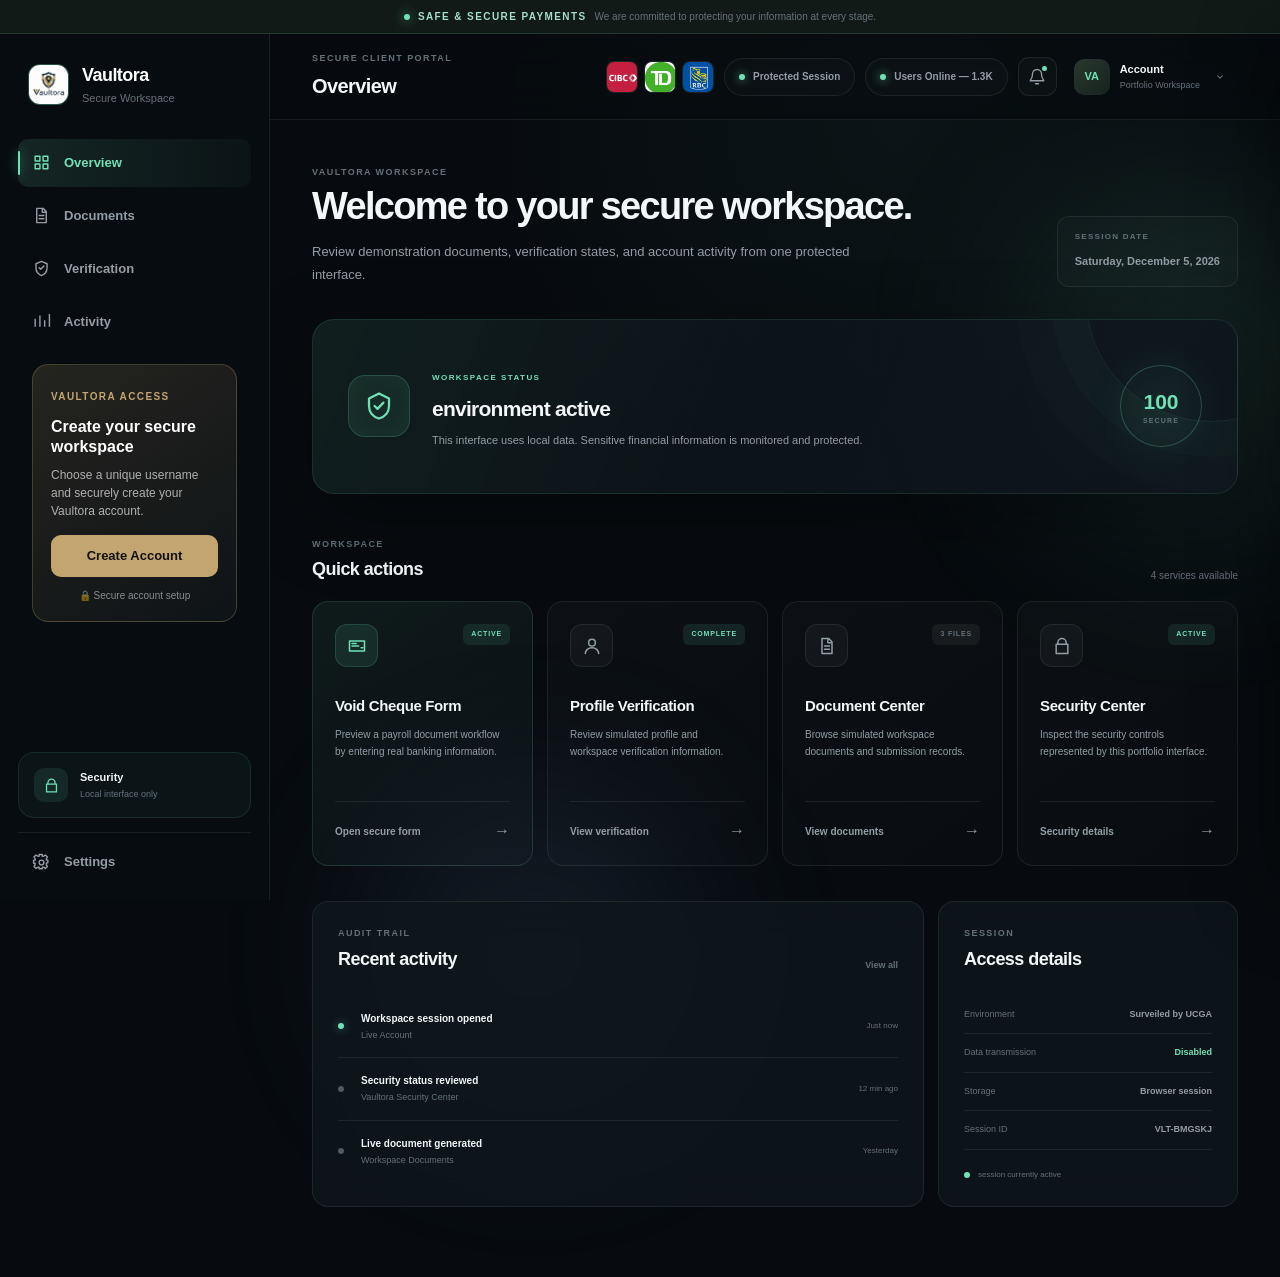
<file: index.html>
<!DOCTYPE html>
<html lang="en">
<head>
    <meta charset="UTF-8">

    <meta
        name="viewport"
        content="width=device-width, initial-scale=1.0"
    >

    <meta
        name="description"
        content="Vaultora secure financial dashboard demonstration."
    >

    <title>Vaultora | Secure Financial Workspace</title>

    <link rel="stylesheet" href="style.css">
</head>

<body>

    <div class="ambient ambient-one"></div>
    <div class="ambient ambient-two"></div>

    <!-- =========================
         DEMO ENVIRONMENT NOTICE
    ========================== -->

    <div class="demo-banner">
        <span class="demo-dot"></span>

        <span>
            SAFE & SECURE PAYMENTS
        </span>

        <span class="demo-description">
            We are committed to protecting your information at every stage.
        </span>
    </div>


    <!-- =========================
         MOBILE OVERLAY
    ========================== -->

    <div
        class="mobile-overlay"
        id="mobileOverlay"
    ></div>


    <!-- =========================
         SIDEBAR
    ========================== -->

    <aside
        class="sidebar"
        id="sidebar"
    >

        <div class="brand">

            <img
                src="images/vaultora-logo.png"
                alt="Vaultora Logo"
                class="brand-symbol brand-logo"
            >

            <div class="brand-copy">
                <span class="brand-name">
                    Vaultora
                </span>

                <span class="brand-tagline">
                    Secure Workspace
                </span>
            </div>

        </div>


        <nav class="sidebar-nav">

            <button
                class="nav-item active"
                data-section="overview"
            >

                <span class="nav-icon">
                    <svg viewBox="0 0 24 24">
                        <path d="M4 4h6v6H4V4Zm10 0h6v6h-6V4ZM4 14h6v6H4v-6Zm10 0h6v6h-6v-6Z"/>
                    </svg>
                </span>

                <span>
                    Overview
                </span>

            </button>


            <button
                class="nav-item"
                data-section="documents"
            >

                <span class="nav-icon">
                    <svg viewBox="0 0 24 24">
                        <path d="M6 3h8l4 4v14H6V3Zm7 1.5V8h3.5M9 12h6M9 16h6"/>
                    </svg>
                </span>

                <span>
                    Documents
                </span>

            </button>


            <button
                class="nav-item"
                data-section="verification"
            >

                <span class="nav-icon">
                    <svg viewBox="0 0 24 24">
                        <path d="m12 3 7 3v5c0 4.5-2.7 8.1-7 10-4.3-1.9-7-5.5-7-10V6l7-3Zm-3 8 2 2 4-4"/>
                    </svg>
                </span>

                <span>
                    Verification
                </span>

            </button>


            <button
                class="nav-item"
                data-section="activity"
            >

                <span class="nav-icon">
                    <svg viewBox="0 0 24 24">
                        <path d="M4 18V9M10 18V5M16 18v-7M22 18V3"/>
                    </svg>
                </span>

                <span>
                    Activity
                </span>

            </button>

        </nav>


        <div class="sidebar-signup-card">
            <span class="signup-label">
                VAULTORA ACCESS
            </span>

            <h3>
                Create your secure workspace
            </h3>

            <p>
                Choose a unique username and securely create your Vaultora account.
            </p>

            <a
                href="signup.html"
                class="sidebar-signup-button"
            >
                Create Account
            </a>

            <span class="signup-security-note">
                🔒 Secure account setup
            </span>
        </div>


        <div class="sidebar-bottom">

            <div class="security-mini">

                <div class="security-mini-icon">
                    <svg viewBox="0 0 24 24">
                        <path d="M7 10V8a5 5 0 0 1 10 0v2M5 10h14v11H5V10Z"/>
                    </svg>
                </div>

                <div>
                    <strong>
                        Security
                    </strong>

                    <span>
                        Local interface only
                    </span>
                </div>

            </div>


            <button
                class="nav-item settings-button"
                id="settingsButton"
            >

                <span class="nav-icon">
                    <svg viewBox="0 0 24 24">
                        <path d="M12 9a3 3 0 1 0 0 6 3 3 0 0 0 0-6Zm8 3-2 1 .2 2.2 1.3 1.7-2.6 2.6-1.7-1.3L13 18v2h-4v-2l-2.2.2-1.7 1.3-2.6-2.6 1.3-1.7L4 13H2V9h2l-.2-2.2-1.3-1.7 2.6-2.6 1.7 1.3L9 4V2h4v2l2.2-.2 1.7-1.3 2.6 2.6-1.3 1.7L18 9h2v3Z"/>
                    </svg>
                </span>

                <span>
                    Settings
                </span>

            </button>

        </div>

    </aside>


    <!-- =========================
         MAIN APPLICATION
    ========================== -->

    <main class="app-shell">

        <!-- HEADER -->

        <header class="topbar">

            <div class="topbar-left">

                <button
                    class="mobile-menu-button"
                    id="mobileMenuButton"
                    aria-label="Open navigation"
                >
                    <span></span>
                    <span></span>
                    <span></span>
                </button>


                <div>
                    <span class="eyebrow">
                        SECURE CLIENT PORTAL
                    </span>

                    <h1 id="pageTitle">
                        Overview
                    </h1>
                </div>

            </div>


            <div class="topbar-actions">

                <!-- THREE SMALL HEADER IMAGE BOXES -->
                <div
                    class="header-image-slots"
                    aria-label="Header images"
                    style="
                        display: flex;
                        flex-direction: row;
                        align-items: center;
                        flex-wrap: nowrap;
                        gap: 6px;
                        flex: 0 0 auto;
                    "
                >

                    <!-- IMAGE BOX 1 -->
                    <div
                        class="header-image-slot"
                        style="
                            position: relative;
                            width: 32px;
                            height: 32px;
                            min-width: 32px;
                            max-width: 32px;
                            flex: 0 0 32px;
                            overflow: hidden;
                            display: grid;
                            place-items: center;
                            border: 1px solid rgba(255, 255, 255, 0.075);
                            border-radius: 8px;
                            background: rgba(255, 255, 255, 0.025);
                        "
                    >
                        <img
                            src="images/header-image-1.png"
                            alt="Header image 1"
                            style="
                                position: absolute;
                                inset: 0;
                                width: 32px;
                                height: 32px;
                                min-width: 32px;
                                max-width: 32px;
                                min-height: 32px;
                                max-height: 32px;
                                object-fit: contain;
                                display: block;
                            "
                            onload="this.nextElementSibling.style.display='none'"
                            onerror="this.style.display='none'"
                        >

                        <span
                            class="header-image-placeholder"
                            aria-hidden="true"
                            style="
                                display: grid;
                                place-items: center;
                                width: 100%;
                                height: 100%;
                                color: #64717a;
                                font-size: 15px;
                                line-height: 1;
                            "
                        >
                            +
                        </span>
                    </div>


                    <!-- IMAGE BOX 2 -->
                    <div
                        class="header-image-slot"
                        style="
                            position: relative;
                            width: 32px;
                            height: 32px;
                            min-width: 32px;
                            max-width: 32px;
                            flex: 0 0 32px;
                            overflow: hidden;
                            display: grid;
                            place-items: center;
                            border: 1px solid rgba(255, 255, 255, 0.075);
                            border-radius: 8px;
                            background: rgba(255, 255, 255, 0.025);
                        "
                    >
                        <img
                            src="images/header-image-2.png"
                            alt="Header image 2"
                            style="
                                position: absolute;
                                inset: 0;
                                width: 32px;
                                height: 32px;
                                min-width: 32px;
                                max-width: 32px;
                                min-height: 32px;
                                max-height: 32px;
                                object-fit: contain;
                                display: block;
                            "
                            onload="this.nextElementSibling.style.display='none'"
                            onerror="this.style.display='none'"
                        >

                        <span
                            class="header-image-placeholder"
                            aria-hidden="true"
                            style="
                                display: grid;
                                place-items: center;
                                width: 100%;
                                height: 100%;
                                color: #64717a;
                                font-size: 15px;
                                line-height: 1;
                            "
                        >
                            +
                        </span>
                    </div>


                    <!-- IMAGE BOX 3 -->
                    <div
                        class="header-image-slot"
                        style="
                            position: relative;
                            width: 32px;
                            height: 32px;
                            min-width: 32px;
                            max-width: 32px;
                            flex: 0 0 32px;
                            overflow: hidden;
                            display: grid;
                            place-items: center;
                            border: 1px solid rgba(255, 255, 255, 0.075);
                            border-radius: 8px;
                            background: rgba(255, 255, 255, 0.025);
                        "
                    >
                        <img
                            src="images/header-image-3.png"
                            alt="Header image 3"
                            style="
                                position: absolute;
                                inset: 0;
                                width: 32px;
                                height: 32px;
                                min-width: 32px;
                                max-width: 32px;
                                min-height: 32px;
                                max-height: 32px;
                                object-fit: contain;
                                display: block;
                            "
                            onload="this.nextElementSibling.style.display='none'"
                            onerror="this.style.display='none'"
                        >

                        <span
                            class="header-image-placeholder"
                            aria-hidden="true"
                            style="
                                display: grid;
                                place-items: center;
                                width: 100%;
                                height: 100%;
                                color: #64717a;
                                font-size: 15px;
                                line-height: 1;
                            "
                        >
                            +
                        </span>
                    </div>

                </div>


                <div class="connection-status">

                    <span class="connection-dot"></span>

                    <span>
                        Protected Session
                    </span>

                </div>


                <div class="connection-status">

                    <span class="connection-dot"></span>

                    <span>
                        Users Online — 1.3K
                    </span>

                </div>


                <button
                    class="icon-button"
                    id="notificationButton"
                    aria-label="Notifications"
                >

                    <svg viewBox="0 0 24 24">
                        <path d="M18 8a6 6 0 0 0-12 0c0 7-3 7-3 9h18c0-2-3-2-3-9ZM10 21h4"/>
                    </svg>

                    <span class="notification-indicator"></span>

                </button>


                <button
                    class="profile-button"
                    id="profileButton"
                >

                    <div class="avatar">
                        VA
                    </div>

                    <div class="profile-copy">
                        <strong>
                            Account
                        </strong>

                        <span>
                            Portfolio Workspace
                        </span>
                    </div>

                    <svg
                        class="chevron"
                        viewBox="0 0 24 24"
                    >
                        <path d="m8 10 4 4 4-4"/>
                    </svg>

                </button>

            </div>

        </header>


        <!-- =========================
             OVERVIEW SECTION
        ========================== -->

        <section
            class="page-section active-section"
            id="overviewSection"
        >

            <div class="welcome-row">

                <div>

                    <span class="eyebrow">
                        VAULTORA WORKSPACE
                    </span>

                    <h2>
                        Welcome to your secure workspace.
                    </h2>

                    <p>
                        Review demonstration documents, verification states,
                        and account activity from one protected interface.
                    </p>

                </div>


                <div class="date-card">

                    <span>
                        SESSION DATE
                    </span>

                    <strong id="currentDate">
                        —
                    </strong>

                </div>

            </div>


            <!-- SECURITY STATUS -->

            <div class="security-hero">

                <div class="security-hero-left">

                    <div class="shield-container">

                        <svg viewBox="0 0 24 24">
                            <path d="m12 2 8 4v6c0 5-3.2 8.7-8 10-4.8-1.3-8-5-8-10V6l8-4Zm-3.5 10 2.3 2.3 4.7-5"/>
                        </svg>

                    </div>


                    <div>

                        <span class="status-label">
                            WORKSPACE STATUS
                        </span>

                        <h3>
                            environment active
                        </h3>

                        <p>
                            This interface uses local data.
                            Sensitive financial information is monitored and protected.
                        </p>

                    </div>

                </div>


                <div class="security-score">

                    <div class="score-ring">

                        <span>
                            100
                        </span>

                        <small>
                            SECURE
                        </small>

                    </div>

                </div>

            </div>


            <!-- ACTION GRID -->

            <div class="section-heading">

                <div>
                    <span class="eyebrow">
                        WORKSPACE
                    </span>

                    <h3>
                        Quick actions
                    </h3>
                </div>

                <span class="section-meta">
                    4 services available
                </span>

            </div>


            <div class="action-grid">

                <!-- VOID CHEQUE -->

                <article class="action-card featured">

                    <div class="card-top">

                        <div class="action-icon">

                            <svg viewBox="0 0 24 24">
                                <path d="M3 6h18v12H3V6Zm3 3h5M6 12h8M17 14h2"/>
                            </svg>

                        </div>

                        <span class="card-badge">
                            ACTIVE
                        </span>

                    </div>


                    <div class="card-content">

                        <h4>
                            Void Cheque Form
                        </h4>

                        <p>
                            Preview a payroll document workflow
                            by entering real banking information.
                        </p>

                    </div>


                    <a
    href="form.html"
    class="card-action card-action-link"
>

    Open secure form

    <span>
        →
    </span>

</a>

                </article>


                <!-- PROFILE -->

                <article class="action-card">

                    <div class="card-top">

                        <div class="action-icon">

                            <svg viewBox="0 0 24 24">
                                <path d="M12 12a4 4 0 1 0 0-8 4 4 0 0 0 0 8ZM4 21c0-4 3.6-7 8-7s8 3 8 7"/>
                            </svg>

                        </div>

                        <span class="status-badge complete">
                            COMPLETE
                        </span>

                    </div>


                    <div class="card-content">

                        <h4>
                            Profile Verification
                        </h4>

                        <p>
                            Review simulated profile and workspace
                            verification information.
                        </p>

                    </div>


                    <button
                        class="card-action"
                        data-nav-target="verification"
                    >

                        View verification

                        <span>
                            →
                        </span>

                    </button>

                </article>


                <!-- DOCUMENT CENTER -->

                <article class="action-card">

                    <div class="card-top">

                        <div class="action-icon">

                            <svg viewBox="0 0 24 24">
                                <path d="M6 3h8l4 4v14H6V3Zm7 1v4h4M9 12h6M9 16h6"/>
                            </svg>

                        </div>

                        <span class="status-badge neutral">
                            3 FILES
                        </span>

                    </div>


                    <div class="card-content">

                        <h4>
                            Document Center
                        </h4>

                        <p>
                            Browse simulated workspace documents and
                            submission records.
                        </p>

                    </div>


                    <button
                        class="card-action"
                        data-nav-target="documents"
                    >

                        View documents

                        <span>
                            →
                        </span>

                    </button>

                </article>


                <!-- SECURITY -->

                <article class="action-card">

                    <div class="card-top">

                        <div class="action-icon">

                            <svg viewBox="0 0 24 24">
                                <path d="M7 10V8a5 5 0 0 1 10 0v2M5 10h14v11H5V10Z"/>
                            </svg>

                        </div>

                        <span class="status-badge complete">
                            ACTIVE
                        </span>

                    </div>


                    <div class="card-content">

                        <h4>
                            Security Center
                        </h4>

                        <p>
                            Inspect the security controls represented by
                            this portfolio interface.
                        </p>

                    </div>


                    <button
                        class="card-action"
                        data-modal="securityModal"
                    >

                        Security details

                        <span>
                            →
                        </span>

                    </button>

                </article>

            </div>


            <!-- LOWER GRID -->

            <div class="dashboard-grid">

                <!-- ACTIVITY -->

                <div class="panel activity-panel">

                    <div class="panel-header">

                        <div>
                            <span class="eyebrow">
                                AUDIT TRAIL
                            </span>

                            <h3>
                                Recent activity
                            </h3>
                        </div>

                        <button
                            class="text-button"
                            data-nav-target="activity"
                        >
                            View all
                        </button>

                    </div>


                    <div class="activity-list">

                        <div class="activity-item">

                            <div class="activity-marker success"></div>

                            <div class="activity-copy">

                                <strong>
                                    Workspace session opened
                                </strong>

                                <span>
                                    Live Account
                                </span>

                            </div>

                            <time>
                                Just now
                            </time>

                        </div>


                        <div class="activity-item">

                            <div class="activity-marker"></div>

                            <div class="activity-copy">

                                <strong>
                                    Security status reviewed
                                </strong>

                                <span>
                                    Vaultora Security Center
                                </span>

                            </div>

                            <time>
                                12 min ago
                            </time>

                        </div>


                        <div class="activity-item">

                            <div class="activity-marker"></div>

                            <div class="activity-copy">

                                <strong>
                                    Live document generated
                                </strong>

                                <span>
                                    Workspace Documents
                                </span>

                            </div>

                            <time>
                                Yesterday
                            </time>

                        </div>

                    </div>

                </div>


                <!-- SESSION -->

                <div class="panel session-panel">

                    <div class="panel-header">

                        <div>
                            <span class="eyebrow">
                                SESSION
                            </span>

                            <h3>
                                Access details
                            </h3>
                        </div>

                    </div>


                    <div class="session-data">

                        <div class="session-row">

                            <span>
                                Environment
                            </span>

                            <strong>
                                Surveiled by UCGA
                            </strong>

                        </div>


                        <div class="session-row">

                            <span>
                                Data transmission
                            </span>

                            <strong class="secure-text">
                                Disabled
                            </strong>

                        </div>


                        <div class="session-row">

                            <span>
                                Storage
                            </span>

                            <strong>
                                Browser session
                            </strong>

                        </div>


                        <div class="session-row">

                            <span>
                                Session ID
                            </span>

                            <strong id="sessionId">
                                VLT-000000
                            </strong>

                        </div>

                    </div>


                    <div class="session-footer">

                        <span class="pulse-dot"></span>

                        session currently active

                    </div>

                </div>

            </div>

        </section>


        <!-- =========================
             DOCUMENT SECTION
        ========================== -->

        <section
            class="page-section"
            id="documentsSection"
        >

            <div class="page-intro">

                <span class="eyebrow">
                    DOCUMENT CENTER
                </span>

                <h2>
                    Workspace documents
                </h2>

                <p>
                    Simulated files for interface.
                    financial documents are stored.
                </p>

            </div>


            <div class="document-grid">

                <div class="document-card">

                    <div class="document-icon">
                        PDF
                    </div>

                    <div class="document-info">

                        <strong>
                            Workspace Overview
                        </strong>

                        <span>
                            PDF · document
                        </span>

                    </div>

                    <button
                        class="more-button"
                        data-document="Workspace Overview"
                    >
                        ···
                    </button>

                </div>


                <div class="document-card">

                    <div class="document-icon">
                        PDF
                    </div>

                    <div class="document-info">

                        <strong>
                            Security Summary
                        </strong>

                        <span>
                            PDF · document
                        </span>

                    </div>

                    <button
                        class="more-button"
                        data-document="Security Summary"
                    >
                        ···
                    </button>

                </div>


                <div class="document-card">

                    <div class="document-icon">
                        TXT
                    </div>

                    <div class="document-info">

                        <strong>
                            Audit Reference
                        </strong>

                        <span>
                            TXT · Demo record
                        </span>

                    </div>

                    <button
                        class="more-button"
                        data-document="Audit Reference"
                    >
                        ···
                    </button>

                </div>

            </div>


            <div class="empty-upload-panel">

                <div class="upload-symbol">

                    <svg viewBox="0 0 24 24">
                        <path d="M12 16V4m0 0L7 9m5-5 5 5M4 16v4h16v-4"/>
                    </svg>

                </div>

                <h3>
                    Sample document selection enabled
                </h3>

                <p>
                    Choose a PDF or image to preview the document workflow.
                    Files remain on this device and are not uploaded or stored.
                </p>

                <button
                    class="secondary-button"
                    data-modal="demoInfoModal"
                >
                    Upload here
                </button>

            </div>

        </section>


        <!-- =========================
             VERIFICATION SECTION
        ========================== -->

        <section
            class="page-section"
            id="verificationSection"
        >

            <div class="page-intro">

                <span class="eyebrow">
                    PROFILE
                </span>

                <h2>
                    Verification overview
                </h2>

                <p>
                    Simulated account verification states used to monitor
                    a secure workspace interface.
                </p>

            </div>


            <div class="verification-layout">

                <div class="verification-main panel">

                    <div class="verification-profile">

                        <div class="large-avatar">
                            VA
                        </div>

                        <div>

                            <h3>
                                Live Account
                            </h3>

                            <p>
                                Portfolio Workspace
                            </p>

                            <span class="verified-label">

                                <svg viewBox="0 0 24 24">
                                    <path d="m5 12 4 4L19 6"/>
                                </svg>

                                Account verified

                            </span>

                        </div>

                    </div>


                    <div class="verification-checklist">

                        <div class="verification-item">

                            <div class="check-icon">
                                ✓
                            </div>

                            <div>

                                <strong>
                                    Workspace profile
                                </strong>

                                <span>
                                    information configured
                                </span>

                            </div>

                            <span class="verification-status">
                                Complete
                            </span>

                        </div>


                        <div class="verification-item">

                            <div class="check-icon">
                                ✓
                            </div>

                            <div>

                                <strong>
                                    Security preferences
                                </strong>

                                <span>
                                    Interface security controls enabled
                                </span>

                            </div>

                            <span class="verification-status">
                                Complete
                            </span>

                        </div>


                        <div class="verification-item">

                            <div class="check-icon">
                                ✓
                            </div>

                            <div>

                                <strong>
                                    Safe environment notice
                                </strong>

                                <span>
                                    Public status displayed
                                </span>

                            </div>

                            <span class="verification-status">
                                Complete
                            </span>

                        </div>

                    </div>

                </div>


                <aside class="verification-aside panel">

                    <span class="eyebrow">
                        PRIVACY
                    </span>

                    <h3>
                        Designed around data minimization.
                    </h3>

                    <p>
                        Certain requests may be subject to identity verification.
                    </p>

                    <div class="privacy-point">
                        <span>01</span>
                        subject to credential collection
                    </div>

                    <div class="privacy-point">
                        <span>02</span>
                        financial number fields
                    </div>

                    <div class="privacy-point">
                        <span>03</span>
                        banking document uploads
                    </div>

                </aside>

            </div>

        </section>


        <!-- =========================
             ACTIVITY SECTION
        ========================== -->

        <section
            class="page-section"
            id="activitySection"
        >

            <div class="page-intro">

                <span class="eyebrow">
                    AUDIT ACTIVITY
                </span>

                <h2>
                    Session history
                </h2>

                <p>
                    An audit trail demonstrating how important
                    workspace events could be displayed.
                </p>

            </div>


            <div class="panel full-activity-panel">

                <div class="activity-table-header">

                    <span>
                        EVENT
                    </span>

                    <span>
                        SOURCE
                    </span>

                    <span>
                        STATUS
                    </span>

                    <span>
                        TIME
                    </span>

                </div>


                <div class="activity-table-row">

                    <strong>
                        Workspace session opened
                    </strong>

                    <span>
                        Live Account
                    </span>

                    <span class="table-status">
                        Success
                    </span>

                    <span>
                        Just now
                    </span>

                </div>


                <div class="activity-table-row">

                    <strong>
                        Security status reviewed
                    </strong>

                    <span>
                        Security Center
                    </span>

                    <span class="table-status">
                        Success
                    </span>

                    <span>
                        12 min ago
                    </span>

                </div>


                <div class="activity-table-row">

                    <strong>
                        Secure document generated
                    </strong>

                    <span>
                        Document Center
                    </span>

                    <span class="table-status">
                        Success
                    </span>

                    <span>
                        Yesterday
                    </span>

                </div>


                <div class="activity-table-row">

                    <strong>
                        Workspace profile verified
                    </strong>

                    <span>
                        Verification
                    </span>

                    <span class="table-status">
                        Success
                    </span>

                    <span>
                        2 days ago
                    </span>

                </div>

            </div>

        </section>

    </main>


    <!-- =========================
         NOTIFICATIONS PANEL
    ========================== -->

    <aside
        class="notification-panel"
        id="notificationPanel"
    >

        <div class="notification-header">

            <div>
                <span class="eyebrow">
                    UPDATES
                </span>

                <h3>
                    Notifications
                </h3>
            </div>

            <button
                class="close-panel-button"
                id="closeNotificationButton"
            >
                ×
            </button>

        </div>


        <div class="notification-list">

            <div class="notification-item unread">

                <span class="notification-dot"></span>

                <div>

                    <strong>
                        Secure environment active
                    </strong>

                    <p>
                        Sensitive data collection is Secured in this workspace.
                    </p>

                    <time>
                        Just now
                    </time>

                </div>

            </div>


            <div class="notification-item">

                <span class="notification-dot"></span>

                <div>

                    <strong>
                        Security review complete
                    </strong>

                    <p>
                        All safety interface controls are active.
                    </p>

                    <time>
                        12 minutes ago
                    </time>

                </div>

            </div>

        </div>

    </aside>


    <!-- =========================
         VOID CHEQUE DEMO MODAL
    ========================== -->

    <div
        class="modal-backdrop"
        id="voidChequeModal"
    >

        <div class="modal large-modal">

            <div class="modal-header">

                <div>

                    <span class="eyebrow">
                        WORKFLOW
                    </span>

                    <h2>
                        Void Cheque Form
                    </h2>

                </div>

                <button class="modal-close">
                    ×
                </button>

            </div>


            <div class="safety-notice">

                <div class="notice-icon">
                    i
                </div>

                <div>

                    <strong>
                        Enter Card info here.
                    </strong>

                    <p>
                        This portfolio uses user interface data.
                        The form contains account, institution, and
                        transit number inputs.
                    </p>

                </div>

            </div>


            <form
                class="demo-form"
                id="voidChequeDemoForm"
            >

                <div class="form-grid">

                    <div class="form-group">

                        <label>
                            Document reference
                        </label>

                        <input
                            type="text"
                            value="VLT-DEMO-2026"
                            disabled
                        >

                    </div>


                    <div class="form-group">

                        <label>
                            Document type
                        </label>

                        <input
                            type="text"
                            value="Sample void cheque workflow"
                            disabled
                        >

                    </div>


                    <div class="form-group">

                        <label>
                            Environment
                        </label>

                        <input
                            type="text"
                            value="Demonstration"
                            disabled
                        >

                    </div>


                    <div class="form-group">

                        <label>
                            Data handling
                        </label>

                        <input
                            type="text"
                            value="No financial data collected"
                            disabled
                        >

                    </div>

                </div>


                <div class="sample-cheque">

                    <div class="sample-cheque-top">

                        <div>

                            <strong>
                                VAULTORA SAMPLE
                            </strong>

                            <span>
                                INTERFACE DOCUMENT
                            </span>

                        </div>

                        <span class="sample-number">
                            #000001
                        </span>

                    </div>


                    <div class="sample-pay-row">

                        <span>
                            DATA POINT
                        </span>

                        <strong>
                            $ 0.00
                        </strong>

                    </div>


                    <div class="sample-line"></div>

                    <p>
                        BANKING CHEQUE · BANKING INFORMATION
                    </p>


                    <div class="fake-numbers">
                        00000 &nbsp;&nbsp; 000 &nbsp;&nbsp; 0000000
                    </div>

                </div>


                <label class="demo-confirmation">

                    <input
                        type="checkbox"
                        id="demoConfirmation"
                    >

                    <span>
                        I understand this is private information and to keep it in 
                        this file type.
                    </span>

                </label>


                <div class="modal-actions">

                    <button
                        type="button"
                        class="secondary-button modal-cancel"
                    >
                        Cancel
                    </button>

                    <button
                        type="submit"
                        class="primary-button"
                        id="completeDemoButton"
                        disabled
                    >
                        Complete demo workflow
                    </button>

                </div>

            </form>

        </div>

    </div>


    <!-- =========================
         SECURITY MODAL
    ========================== -->

    <div
        class="modal-backdrop"
        id="securityModal"
    >

        <div class="modal">

            <div class="modal-header">

                <div>

                    <span class="eyebrow">
                        SECURITY CENTER
                    </span>

                    <h2>
                        User data controls
                    </h2>

                </div>

                <button class="modal-close">
                    ×
                </button>

            </div>


            <div class="security-list">

                <div class="security-list-item">

                    <span class="security-check">
                        ✓
                    </span>

                    <div>

                        <strong>
                            Sensitive fields removed
                        </strong>

                        <p>
                            Account, routing, password, and credential fields
                            are intentionally included.
                        </p>

                    </div>

                </div>


                <div class="security-list-item">

                    <span class="security-check">
                        ✓
                    </span>

                    <div>

                        <strong>
                            Financial uploads disabled
                        </strong>

                        <p>
                            The private securely routes banking
                            documents.
                        </p>

                    </div>

                </div>


                <div class="security-list-item">

                    <span class="security-check">
                        ✓
                    </span>

                    <div>

                        <strong>
                            status enclosed
                        </strong>

                        <p>
                            Access to certain services may 
                            require verification of your identity.
                        </p>

                    </div>

                </div>

            </div>

        </div>

    </div>


    <!-- =========================
         INFO MODAL
    ========================== -->

    <div
        class="modal-backdrop"
        id="demoInfoModal"
    >

        <div class="modal">

            <div class="modal-header">

                <div>

                    <span class="eyebrow">
                        DATA PROTECTION
                    </span>

                    <h2>
                        Upload Document Here
                    </h2>

                </div>

                <button class="modal-close">
                    ×
                </button>

            </div>


            <div class="modal-copy">

                <p>
                    Choose a sample PDF or image for this interface demonstration.
                    The selected file stays on your device and is not uploaded.
                </p>

                <input
                    type="file"
                    id="demoDocumentInput"
                    accept=".pdf,.png,.jpg,.jpeg"
                    hidden
                >

                <button
                    type="button"
                    class="document-picker-button"
                    id="demoDocumentButton"
                >
                    Choose sample document
                </button>

                <div
                    class="selected-document"
                    id="selectedDocument"
                    aria-live="polite"
                    hidden
                >

                    <span
                        class="selected-document-icon"
                        aria-hidden="true"
                    >
                        ✓
                    </span>

                    <div>

                        <strong id="selectedDocumentName">
                            No document selected
                        </strong>

                        <span id="selectedDocumentSize">
                            —
                        </span>

                    </div>

                </div>

                <p class="local-file-notice">
                    Local preview only — the file is never transmitted or saved.
                </p>

            </div>

        </div>

    </div>


    <!-- =========================
         GENERAL MESSAGE MODAL
    ========================== -->

    <div
        class="modal-backdrop"
        id="messageModal"
    >

        <div class="modal small-modal">

            <div class="message-symbol">
                ✓
            </div>

            <h2 id="messageTitle">
                Complete
            </h2>

            <p id="messageText">
                The action was completed.
            </p>

            <button
                class="primary-button"
                id="messageCloseButton"
            >
                Continue
            </button>

        </div>

    </div>


    <script src="script.js"></script>

</body>
</html>
</file>
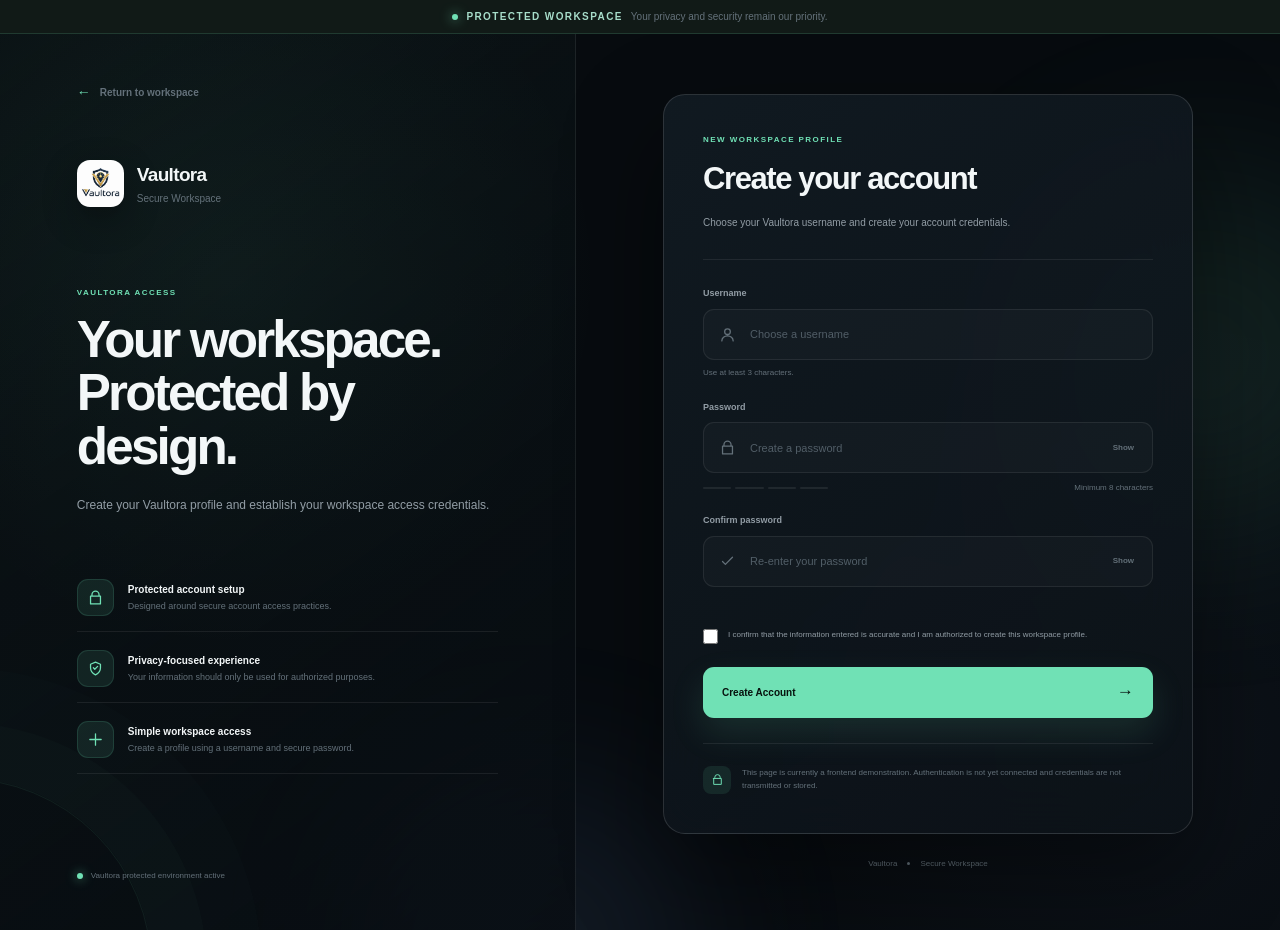
<file: signup.html>
<!DOCTYPE html>
<html lang="en">

<head>
    <meta charset="UTF-8">

    <meta
        name="viewport"
        content="width=device-width, initial-scale=1.0"
    >

    <meta
        name="description"
        content="Create your Vaultora workspace profile."
    >

    <title>Create Account | Vaultora</title>

    <link rel="stylesheet" href="style.css">
</head>


<body class="vaultora-auth-body">

    <div class="ambient ambient-one"></div>
    <div class="ambient ambient-two"></div>


    <!-- =========================
         SECURITY BANNER
    ========================== -->

    <div class="demo-banner">

        <span class="demo-dot"></span>

        <span>
            PROTECTED WORKSPACE
        </span>

        <span class="demo-description">
            Your privacy and security remain our priority.
        </span>

    </div>


    <!-- =========================
         AUTH PAGE
    ========================== -->

    <main class="vaultora-auth-page">


        <!-- LEFT INFORMATION PANEL -->

        <section class="vaultora-auth-information">

            <a
                href="index.html"
                class="vaultora-auth-back"
            >
                <span>←</span>
                Return to workspace
            </a>


            <div class="vaultora-auth-brand">

                <img
                    src="images/vaultora-logo.png"
                    alt="Vaultora Logo"
                    class="vaultora-auth-logo"
                >

                <div class="vaultora-auth-brand-copy">

                    <strong>
                        Vaultora
                    </strong>

                    <span>
                        Secure Workspace
                    </span>

                </div>

            </div>


            <div class="vaultora-auth-intro">

                <span class="vaultora-auth-eyebrow">
                    VAULTORA ACCESS
                </span>

                <h1>
                    Your workspace.<br>
                    Protected by design.
                </h1>

                <p>
                    Create your Vaultora profile and establish your
                    workspace access credentials.
                </p>

            </div>


            <div class="vaultora-auth-security-list">

                <div class="vaultora-auth-security-item">

                    <div class="vaultora-auth-security-icon">

                        <svg viewBox="0 0 24 24">
                            <path d="M7 10V8a5 5 0 0 1 10 0v2M5 10h14v11H5V10Z"/>
                        </svg>

                    </div>

                    <div>

                        <strong>
                            Protected account setup
                        </strong>

                        <span>
                            Designed around secure account access practices.
                        </span>

                    </div>

                </div>


                <div class="vaultora-auth-security-item">

                    <div class="vaultora-auth-security-icon">

                        <svg viewBox="0 0 24 24">
                            <path d="m12 3 7 3v5c0 4.5-2.7 8.1-7 10-4.3-1.9-7-5.5-7-10V6l7-3Zm-3 8 2 2 4-4"/>
                        </svg>

                    </div>

                    <div>

                        <strong>
                            Privacy-focused experience
                        </strong>

                        <span>
                            Your information should only be used for authorized purposes.
                        </span>

                    </div>

                </div>


                <div class="vaultora-auth-security-item">

                    <div class="vaultora-auth-security-icon">

                        <svg viewBox="0 0 24 24">
                            <path d="M4 12h16M12 4v16"/>
                        </svg>

                    </div>

                    <div>

                        <strong>
                            Simple workspace access
                        </strong>

                        <span>
                            Create a profile using a username and secure password.
                        </span>

                    </div>

                </div>

            </div>


            <div class="vaultora-auth-left-footer">

                <span class="vaultora-auth-status-dot"></span>

                <span>
                    Vaultora protected environment active
                </span>

            </div>

        </section>



        <!-- SIGNUP PANEL -->

        <section class="vaultora-auth-form-side">

            <div class="vaultora-auth-card">


                <div class="vaultora-auth-card-header">

                    <span class="vaultora-auth-form-label">
                        NEW WORKSPACE PROFILE
                    </span>

                    <h2>
                        Create your account
                    </h2>

                    <p>
                        Choose your Vaultora username and create your
                        account credentials.
                    </p>

                </div>


                <form
                    class="vaultora-signup-form"
                    id="signupForm"
                >


                    <!-- USERNAME -->

                    <div class="vaultora-signup-field">

                        <label for="username">
                            Username
                        </label>

                        <div class="vaultora-input-wrapper">

                            <span class="vaultora-input-icon">

                                <svg viewBox="0 0 24 24">
                                    <path d="M12 12a4 4 0 1 0 0-8 4 4 0 0 0 0 8ZM4 21c0-4 3.6-7 8-7s8 3 8 7"/>
                                </svg>

                            </span>

                            <input
                                type="text"
                                id="username"
                                name="username"
                                placeholder="Choose a username"
                                autocomplete="username"
                                minlength="3"
                                required
                            >

                        </div>

                        <span class="vaultora-field-hint">
                            Use at least 3 characters.
                        </span>

                    </div>



                    <!-- PASSWORD -->

                    <div class="vaultora-signup-field">

                        <label for="password">
                            Password
                        </label>

                        <div class="vaultora-input-wrapper">

                            <span class="vaultora-input-icon">

                                <svg viewBox="0 0 24 24">
                                    <path d="M7 10V8a5 5 0 0 1 10 0v2M5 10h14v11H5V10Z"/>
                                </svg>

                            </span>

                            <input
                                type="password"
                                id="password"
                                name="password"
                                placeholder="Create a password"
                                autocomplete="new-password"
                                minlength="8"
                                required
                            >

                            <button
                                type="button"
                                class="vaultora-password-toggle"
                                data-password-target="password"
                                aria-label="Show password"
                            >
                                Show
                            </button>

                        </div>

                        <div class="vaultora-password-strength">

                            <div class="vaultora-strength-bars">

                                <span></span>
                                <span></span>
                                <span></span>
                                <span></span>

                            </div>

                            <span id="passwordStrengthText">
                                Minimum 8 characters
                            </span>

                        </div>

                    </div>



                    <!-- CONFIRM PASSWORD -->

                    <div class="vaultora-signup-field">

                        <label for="confirmPassword">
                            Confirm password
                        </label>

                        <div class="vaultora-input-wrapper">

                            <span class="vaultora-input-icon">

                                <svg viewBox="0 0 24 24">
                                    <path d="m5 12 4 4L19 6"/>
                                </svg>

                            </span>

                            <input
                                type="password"
                                id="confirmPassword"
                                name="confirmPassword"
                                placeholder="Re-enter your password"
                                autocomplete="new-password"
                                minlength="8"
                                required
                            >

                            <button
                                type="button"
                                class="vaultora-password-toggle"
                                data-password-target="confirmPassword"
                                aria-label="Show confirmation password"
                            >
                                Show
                            </button>

                        </div>

                        <span
                            class="vaultora-field-error"
                            id="passwordError"
                        ></span>

                    </div>



                    <!-- TERMS -->

                    <label class="vaultora-signup-confirmation">

                        <input
                            type="checkbox"
                            id="accountConfirmation"
                            required
                        >

                        <span>
                            I confirm that the information entered is
                            accurate and I am authorized to create this
                            workspace profile.
                        </span>

                    </label>



                    <!-- SUBMIT -->

                    <button
                        type="submit"
                        class="vaultora-signup-submit"
                    >

                        <span>
                            Create Account
                        </span>

                        <span class="vaultora-submit-arrow">
                            →
                        </span>

                    </button>


                    <div
                        class="vaultora-signup-message"
                        id="signupMessage"
                        role="status"
                    ></div>

                </form>



                <div class="vaultora-auth-card-footer">

                    <div class="vaultora-auth-lock">

                        <svg viewBox="0 0 24 24">
                            <path d="M7 10V8a5 5 0 0 1 10 0v2M5 10h14v11H5V10Z"/>
                        </svg>

                    </div>

                    <p>
                        This page is currently a frontend demonstration.
                        Authentication is not yet connected and credentials
                        are not transmitted or stored.
                    </p>

                </div>

            </div>


            <div class="vaultora-auth-form-footer">

                <span>
                    Vaultora
                </span>

                <span class="vaultora-footer-divider"></span>

                <span>
                    Secure Workspace
                </span>

            </div>

        </section>

    </main>



    <!-- =========================
         SIGNUP INTERACTIONS
    ========================== -->

    <script>

        const signupForm =
            document.getElementById("signupForm");

        const passwordInput =
            document.getElementById("password");

        const confirmPasswordInput =
            document.getElementById("confirmPassword");

        const passwordError =
            document.getElementById("passwordError");

        const signupMessage =
            document.getElementById("signupMessage");

        const passwordStrengthText =
            document.getElementById("passwordStrengthText");

        const strengthBars =
            document.querySelectorAll(
                ".vaultora-strength-bars span"
            );


        function updatePasswordStrength() {

            const password =
                passwordInput.value;

            let strength = 0;


            if (password.length >= 8) {
                strength++;
            }


            if (/[A-Z]/.test(password)) {
                strength++;
            }


            if (/[0-9]/.test(password)) {
                strength++;
            }


            if (/[^A-Za-z0-9]/.test(password)) {
                strength++;
            }


            strengthBars.forEach(
                function (bar, index) {

                    if (index < strength) {

                        bar.classList.add("active");

                    } else {

                        bar.classList.remove("active");

                    }

                }
            );


            if (password.length === 0) {

                passwordStrengthText.textContent =
                    "Minimum 8 characters";

            } else if (strength <= 1) {

                passwordStrengthText.textContent =
                    "Password strength: Basic";

            } else if (strength === 2) {

                passwordStrengthText.textContent =
                    "Password strength: Moderate";

            } else if (strength === 3) {

                passwordStrengthText.textContent =
                    "Password strength: Strong";

            } else {

                passwordStrengthText.textContent =
                    "Password strength: Excellent";

            }

        }



        passwordInput.addEventListener(
            "input",
            updatePasswordStrength
        );



        document
            .querySelectorAll(
                ".vaultora-password-toggle"
            )
            .forEach(
                function (button) {

                    button.addEventListener(
                        "click",
                        function () {

                            const targetId =
                                button.dataset.passwordTarget;

                            const targetInput =
                                document.getElementById(targetId);


                            if (
                                targetInput.type === "password"
                            ) {

                                targetInput.type = "text";

                                button.textContent = "Hide";

                            } else {

                                targetInput.type = "password";

                                button.textContent = "Show";

                            }

                        }
                    );

                }
            );



        signupForm.addEventListener(
            "submit",
            function (event) {

                event.preventDefault();


                passwordError.textContent = "";

                signupMessage.textContent = "";

                signupMessage.className =
                    "vaultora-signup-message";


                const password =
                    passwordInput.value;

                const confirmPassword =
                    confirmPasswordInput.value;


                if (password !== confirmPassword) {

                    passwordError.textContent =
                        "Passwords do not match. Please review both fields.";

                    confirmPasswordInput.focus();

                    return;

                }


                if (password.length < 8) {

                    passwordError.textContent =
                        "Your password must contain at least 8 characters.";

                    passwordInput.focus();

                    return;

                }


                signupMessage.textContent =
    "Account setup complete. You may now continue to your workspace.";

                signupMessage.classList.add("visible");

            }
        );

    </script>

</body>

</html>
</file>
<file: style.css>
/* =========================================================
   VAULTORA
   Premium secure workspace demonstration
========================================================= */

:root {
    --background: #070b0f;
    --background-soft: #0b1117;

    --sidebar: rgba(8, 13, 18, 0.94);
    --panel: rgba(15, 22, 29, 0.82);
    --panel-solid: #0f161d;
    --panel-hover: #121c24;

    --border: rgba(255, 255, 255, 0.075);
    --border-strong: rgba(255, 255, 255, 0.13);

    --text: #f3f7f8;
    --text-secondary: #929da5;
    --text-muted: #64717a;

    --accent: #70e1b5;
    --accent-soft: rgba(112, 225, 181, 0.1);
    --accent-medium: rgba(112, 225, 181, 0.22);

    --blue: #86aef7;
    --warning: #d8b878;

    --danger: #e48282;

    --sidebar-width: 270px;

    --radius-sm: 10px;
    --radius-md: 16px;
    --radius-lg: 22px;

    --shadow:
        0 24px 80px rgba(0, 0, 0, 0.32);

    --transition:
        180ms cubic-bezier(0.2, 0.8, 0.2, 1);
}


/* =========================================================
   RESET
========================================================= */

* {
    box-sizing: border-box;
    margin: 0;
    padding: 0;
}


html {
    scroll-behavior: smooth;
}


body {
    min-height: 100vh;

    background:
        radial-gradient(
            circle at 70% 10%,
            rgba(54, 111, 94, 0.09),
            transparent 28%
        ),
        var(--background);

    color: var(--text);

    font-family:
        Inter,
        SF Pro Display,
        SF Pro Text,
        -apple-system,
        BlinkMacSystemFont,
        "Segoe UI",
        sans-serif;

    line-height: 1.5;

    overflow-x: hidden;
}


button,
input {
    font: inherit;
}


button {
    border: 0;

    color: inherit;

    cursor: pointer;
}


svg {
    fill: none;
    stroke: currentColor;
    stroke-width: 1.8;
    stroke-linecap: round;
    stroke-linejoin: round;
}


::selection {
    background: var(--accent-medium);
    color: var(--text);
}


/* =========================================================
   BACKGROUND AMBIENCE
========================================================= */

.ambient {
    position: fixed;

    border-radius: 999px;

    pointer-events: none;

    filter: blur(100px);

    opacity: 0.12;

    z-index: -1;
}


.ambient-one {
    width: 350px;
    height: 350px;

    right: -100px;
    top: 180px;

    background: var(--accent);
}


.ambient-two {
    width: 300px;
    height: 300px;

    left: 30%;
    bottom: -200px;

    background: var(--blue);
}


/* =========================================================
   DEMO BANNER
========================================================= */

.demo-banner {
    position: fixed;

    top: 0;
    left: 0;
    right: 0;

    height: 34px;

    display: flex;
    align-items: center;
    justify-content: center;

    gap: 8px;

    padding: 0 18px;

    background: #111a17;

    color: #a7ddca;

    border-bottom:
        1px solid rgba(112, 225, 181, 0.16);

    font-size: 10px;
    font-weight: 800;

    letter-spacing: 0.14em;

    z-index: 1000;
}


.demo-dot {
    width: 6px;
    height: 6px;

    border-radius: 50%;

    background: var(--accent);

    box-shadow:
        0 0 12px rgba(112, 225, 181, 0.8);
}


.demo-description {
    color: var(--text-muted);

    letter-spacing: normal;
    font-weight: 500;
}


/* =========================================================
   SIDEBAR
========================================================= */

.sidebar {
    position: fixed;

    top: 34px;
    left: 0;
    bottom: 0;

    width: var(--sidebar-width);

    display: flex;
    flex-direction: column;

    padding: 28px 18px 20px;

    background: var(--sidebar);

    border-right: 1px solid var(--border);

    backdrop-filter: blur(22px);

    overflow-x: hidden;
    overflow-y: auto;

    z-index: 900;
}


.brand {
    display: flex;
    align-items: center;

    gap: 13px;

    padding: 0 10px 32px;
}


.brand-symbol {
    width: 41px;
    height: 41px;

    display: grid;
    place-items: center;

    border-radius: 12px;

    background:
        linear-gradient(
            135deg,
            rgba(112, 225, 181, 0.2),
            rgba(112, 225, 181, 0.04)
        );

    border:
        1px solid rgba(112, 225, 181, 0.25);

    color: var(--accent);

    font-size: 20px;
    font-weight: 700;
}


.brand-copy {
    display: flex;
    flex-direction: column;
}


.brand-name {
    color: #ffffff;

    font-size: 18px;
    font-weight: 700;

    letter-spacing: -0.03em;
}


.brand-tagline {
    color: var(--text-muted);

    font-size: 11px;

    margin-top: 1px;
}


.sidebar-nav {
    display: flex;
    flex-direction: column;

    flex: 0 0 auto;

    gap: 5px;
}


.nav-item {
    position: relative;

    width: 100%;

    min-height: 48px;

    display: flex;
    align-items: center;

    gap: 13px;

    padding: 0 14px;

    border-radius: var(--radius-sm);

    background: transparent;

    color: var(--text-secondary);

    font-size: 13px;
    font-weight: 550;

    text-align: left;

    transition:
        background var(--transition),
        color var(--transition),
        transform var(--transition);
}


.nav-item:hover {
    background: rgba(255, 255, 255, 0.035);

    color: var(--text);
}


.nav-item.active {
    background:
        linear-gradient(
            90deg,
            rgba(112, 225, 181, 0.12),
            rgba(112, 225, 181, 0.035)
        );

    color: var(--accent);
}


.nav-item.active::before {
    content: "";

    position: absolute;

    left: 0;
    top: 12px;
    bottom: 12px;

    width: 2px;

    border-radius: 99px;

    background: var(--accent);

    box-shadow:
        0 0 12px rgba(112, 225, 181, 0.7);
}


.nav-icon {
    width: 19px;
    height: 19px;

    display: flex;
}


.nav-icon svg {
    width: 100%;
    height: 100%;
}


.sidebar-bottom {
    flex: 0 0 auto;

    margin-top: auto;
}


.security-mini {
    display: flex;
    align-items: center;

    gap: 12px;

    padding: 15px;

    margin-bottom: 14px;

    border:
        1px solid rgba(112, 225, 181, 0.11);

    border-radius: var(--radius-md);

    background:
        rgba(112, 225, 181, 0.045);
}


.security-mini-icon {
    width: 34px;
    height: 34px;

    display: grid;
    place-items: center;

    flex: 0 0 auto;

    border-radius: 10px;

    background: var(--accent-soft);

    color: var(--accent);
}


.security-mini-icon svg {
    width: 17px;
    height: 17px;
}


.security-mini div:last-child {
    display: flex;
    flex-direction: column;

    min-width: 0;
}


.security-mini strong {
    color: var(--text);

    font-size: 11px;
    font-weight: 650;
}


.security-mini span {
    margin-top: 2px;

    color: var(--text-muted);

    font-size: 9px;
}


.settings-button {
    border-top:
        1px solid var(--border);

    border-radius: 0;

    padding-top: 11px;

    margin-top: 5px;
}


/* =========================================================
   APP SHELL
========================================================= */

.app-shell {
    min-height: 100vh;

    margin-left: var(--sidebar-width);

    padding-top: 34px;
}


/* =========================================================
   TOP BAR
========================================================= */

.topbar {
    height: 86px;

    display: flex;
    align-items: center;
    justify-content: space-between;

    padding: 0 42px;

    border-bottom: 1px solid var(--border);

    background: rgba(7, 11, 15, 0.64);

    backdrop-filter: blur(18px);

    position: sticky;

    top: 34px;

    z-index: 500;
}


.topbar-left {
    display: flex;
    align-items: center;

    gap: 17px;
}


.eyebrow {
    display: block;

    margin-bottom: 5px;

    color: var(--text-muted);

    font-size: 9px;
    font-weight: 800;

    letter-spacing: 0.16em;
}


.topbar h1 {
    color: var(--text);

    font-size: 20px;
    font-weight: 650;

    letter-spacing: -0.03em;
}


.topbar-actions {
    display: flex;
    align-items: center;

    gap: 10px;
}


/* =========================================================
   HEADER IMAGE SLOTS
========================================================= */

.topbar-actions > .header-image-slots {
    display: flex !important;
    flex-direction: row !important;
    align-items: center !important;
    flex-wrap: nowrap !important;

    gap: 6px !important;

    flex: 0 0 auto !important;
}


.header-image-slots > .header-image-slot {
    position: relative !important;

    width: 32px !important;
    height: 32px !important;

    min-width: 32px !important;
    max-width: 32px !important;

    min-height: 32px !important;
    max-height: 32px !important;

    flex: 0 0 32px !important;

    display: grid !important;
    place-items: center !important;

    overflow: hidden !important;

    border: 1px solid var(--border) !important;
    border-radius: 8px !important;

    background: rgba(255, 255, 255, 0.025) !important;
}


.header-image-slots > .header-image-slot > img {
    position: absolute !important;

    inset: 0 !important;

    width: 32px !important;
    height: 32px !important;

    min-width: 32px !important;
    max-width: 32px !important;

    min-height: 32px !important;
    max-height: 32px !important;

    object-fit: contain !important;

    display: block;
}


.header-image-placeholder {
    width: 100% !important;
    height: 100% !important;

    display: grid;
    place-items: center;

    color: var(--text-muted);

    font-size: 15px;
    line-height: 1;
}


.connection-status {
    display: flex;
    align-items: center;

    gap: 8px;

    height: 38px;

    padding: 0 14px;

    border: 1px solid var(--border);

    border-radius: 99px;

    background: rgba(255, 255, 255, 0.02);

    color: var(--text-secondary);

    font-size: 10px;
    font-weight: 600;
}


.connection-dot {
    width: 6px;
    height: 6px;

    border-radius: 50%;

    background: var(--accent);

    box-shadow:
        0 0 10px rgba(112, 225, 181, 0.8);
}


.icon-button {
    position: relative;

    width: 39px;
    height: 39px;

    display: grid;
    place-items: center;

    border: 1px solid var(--border);

    border-radius: 11px;

    background: rgba(255, 255, 255, 0.025);

    color: var(--text-secondary);

    transition:
        background var(--transition),
        color var(--transition);
}


.icon-button:hover {
    background: rgba(255, 255, 255, 0.06);

    color: var(--text);
}


.icon-button svg {
    width: 18px;
    height: 18px;
}


.notification-indicator {
    position: absolute;

    top: 8px;
    right: 9px;

    width: 5px;
    height: 5px;

    border-radius: 50%;

    background: var(--accent);
}


.profile-button {
    display: flex;
    align-items: center;

    gap: 10px;

    min-height: 48px;

    padding: 5px 10px 5px 6px;

    border: 1px solid transparent;

    border-radius: 12px;

    background: transparent;

    transition:
        background var(--transition),
        border-color var(--transition);
}


.profile-button:hover {
    background: rgba(255, 255, 255, 0.03);

    border-color: var(--border);
}


.avatar {
    width: 36px;
    height: 36px;

    display: grid;
    place-items: center;

    border-radius: 10px;

    background:
        linear-gradient(
            135deg,
            #27382f,
            #17231e
        );

    color: var(--accent);

    font-size: 11px;
    font-weight: 750;
}


.profile-copy {
    display: flex;
    flex-direction: column;

    text-align: left;
}


.profile-copy strong {
    color: var(--text);

    font-size: 11px;
}


.profile-copy span {
    margin-top: 2px;

    color: var(--text-muted);

    font-size: 9px;
}


.chevron {
    width: 14px;
    height: 14px;

    margin-left: 3px;

    color: var(--text-muted);
}


.mobile-menu-button {
    display: none;

    width: 38px;
    height: 38px;

    align-items: center;
    justify-content: center;
    flex-direction: column;

    gap: 4px;

    border: 1px solid var(--border);

    border-radius: 10px;

    background: var(--panel);
}


.mobile-menu-button span {
    width: 16px;
    height: 1px;

    background: var(--text-secondary);
}


/* =========================================================
   PAGE SECTIONS
========================================================= */

.page-section {
    display: none;

    width: 100%;

    max-width: 1500px;

    margin: 0 auto;

    padding: 46px 42px 70px;

    animation: sectionIn 350ms ease;
}


.page-section.active-section {
    display: block;
}


@keyframes sectionIn {

    from {
        opacity: 0;
        transform: translateY(6px);
    }

    to {
        opacity: 1;
        transform: translateY(0);
    }

}


.page-intro {
    max-width: 650px;

    margin-bottom: 34px;
}


.page-intro h2,
.welcome-row h2 {
    color: var(--text);

    font-size: clamp(26px, 3vw, 38px);
    font-weight: 600;

    letter-spacing: -0.045em;

    line-height: 1.15;
}


.page-intro p,
.welcome-row p {
    max-width: 590px;

    margin-top: 13px;

    color: var(--text-secondary);

    font-size: 13px;

    line-height: 1.75;
}


/* =========================================================
   WELCOME
========================================================= */

.welcome-row {
    display: flex;
    align-items: flex-end;
    justify-content: space-between;

    gap: 30px;

    margin-bottom: 32px;
}


.date-card {
    min-width: 170px;

    padding: 14px 17px;

    border: 1px solid var(--border);

    border-radius: 12px;

    background: rgba(255, 255, 255, 0.02);
}


.date-card span {
    display: block;

    margin-bottom: 5px;

    color: var(--text-muted);

    font-size: 8px;
    font-weight: 800;

    letter-spacing: 0.16em;
}


.date-card strong {
    color: var(--text-secondary);

    font-size: 11px;
    font-weight: 550;
}


/* =========================================================
   SECURITY HERO
========================================================= */

.security-hero {
    position: relative;

    min-height: 175px;

    display: flex;
    align-items: center;
    justify-content: space-between;

    gap: 30px;

    padding: 31px 35px;

    margin-bottom: 44px;

    border:
        1px solid rgba(112, 225, 181, 0.13);

    border-radius: var(--radius-lg);

    background:
        linear-gradient(
            110deg,
            rgba(112, 225, 181, 0.095),
            rgba(14, 22, 28, 0.78) 44%,
            rgba(15, 22, 29, 0.86)
        );

    box-shadow: var(--shadow);

    overflow: hidden;
}


.security-hero::after {
    content: "";

    position: absolute;

    width: 250px;
    height: 250px;

    right: -100px;
    top: -150px;

    border-radius: 50%;

    border:
        1px solid rgba(112, 225, 181, 0.1);

    box-shadow:
        0 0 0 35px rgba(112, 225, 181, 0.015),
        0 0 0 70px rgba(112, 225, 181, 0.012);
}


.security-hero-left {
    position: relative;

    display: flex;
    align-items: center;

    gap: 22px;

    z-index: 1;
}


.shield-container {
    width: 62px;
    height: 62px;

    display: grid;
    place-items: center;

    flex: 0 0 auto;

    border:
        1px solid rgba(112, 225, 181, 0.2);

    border-radius: 17px;

    background: rgba(112, 225, 181, 0.08);

    color: var(--accent);

    box-shadow:
        inset 0 0 25px rgba(112, 225, 181, 0.035);
}


.shield-container svg {
    width: 30px;
    height: 30px;
}


.status-label {
    color: var(--accent);

    font-size: 8px;
    font-weight: 850;

    letter-spacing: 0.18em;
}


.security-hero h3 {
    margin-top: 6px;

    color: var(--text);

    font-size: 21px;
    font-weight: 600;

    letter-spacing: -0.035em;
}


.security-hero p {
    max-width: 600px;

    margin-top: 7px;

    color: var(--text-secondary);

    font-size: 11px;

    line-height: 1.7;
}


.security-score {
    position: relative;

    z-index: 2;
}


.score-ring {
    width: 82px;
    height: 82px;

    display: flex;
    align-items: center;
    justify-content: center;
    flex-direction: column;

    border:
        1px solid rgba(112, 225, 181, 0.25);

    border-radius: 50%;

    background:
        radial-gradient(
            circle,
            rgba(112, 225, 181, 0.08),
            rgba(112, 225, 181, 0.015)
        );

    box-shadow:
        0 0 40px rgba(112, 225, 181, 0.07);
}


.score-ring span {
    color: var(--accent);

    font-size: 21px;
    font-weight: 700;
}


.score-ring small {
    margin-top: -2px;

    color: var(--text-muted);

    font-size: 7px;
    font-weight: 800;

    letter-spacing: 0.16em;
}


/* =========================================================
   SECTION HEADING
========================================================= */

.section-heading {
    display: flex;
    align-items: flex-end;
    justify-content: space-between;

    margin-bottom: 18px;
}


.section-heading h3,
.panel-header h3 {
    color: var(--text);

    font-size: 18px;
    font-weight: 600;

    letter-spacing: -0.03em;
}


.section-meta {
    color: var(--text-muted);

    font-size: 10px;
}


/* =========================================================
   ACTION CARDS
========================================================= */

.action-grid {
    display: grid;

    grid-template-columns:
        repeat(4, minmax(0, 1fr));

    gap: 14px;

    margin-bottom: 35px;
}


.action-card {
    position: relative;

    min-height: 265px;

    display: flex;
    flex-direction: column;

    padding: 22px;

    border: 1px solid var(--border);

    border-radius: var(--radius-md);

    background:
        linear-gradient(
            145deg,
            rgba(255, 255, 255, 0.025),
            rgba(255, 255, 255, 0.012)
        );

    transition:
        transform var(--transition),
        border-color var(--transition),
        background var(--transition),
        box-shadow var(--transition);

    overflow: hidden;
}


.action-card:hover {
    transform: translateY(-4px);

    border-color: var(--border-strong);

    background:
        linear-gradient(
            145deg,
            rgba(255, 255, 255, 0.045),
            rgba(255, 255, 255, 0.018)
        );

    box-shadow:
        0 24px 60px rgba(0, 0, 0, 0.24);
}


.action-card.featured {
    border-color:
        rgba(112, 225, 181, 0.15);

    background:
        linear-gradient(
            145deg,
            rgba(112, 225, 181, 0.075),
            rgba(255, 255, 255, 0.015)
        );
}


.card-top {
    display: flex;
    align-items: flex-start;
    justify-content: space-between;
}


.action-icon {
    width: 43px;
    height: 43px;

    display: grid;
    place-items: center;

    border-radius: 12px;

    background: rgba(255, 255, 255, 0.035);

    border: 1px solid var(--border);

    color: var(--text-secondary);
}


.featured .action-icon {
    background: var(--accent-soft);

    border-color:
        rgba(112, 225, 181, 0.16);

    color: var(--accent);
}


.action-icon svg {
    width: 20px;
    height: 20px;
}


.card-badge,
.status-badge {
    padding: 5px 8px;

    border-radius: 6px;

    font-size: 7px;
    font-weight: 850;

    letter-spacing: 0.12em;
}


.card-badge {
    background: var(--accent-soft);

    color: var(--accent);
}


.status-badge.complete {
    background: var(--accent-soft);

    color: var(--accent);
}


.status-badge.neutral {
    background: rgba(255, 255, 255, 0.05);

    color: var(--text-muted);
}


.card-content {
    margin-top: 28px;
}


.card-content h4 {
    color: var(--text);

    font-size: 15px;
    font-weight: 600;

    letter-spacing: -0.025em;
}


.card-content p {
    margin-top: 8px;

    color: var(--text-secondary);

    font-size: 10px;

    line-height: 1.7;
}


.card-action {
    width: 100%;

    display: flex;
    align-items: center;
    justify-content: space-between;

    padding-top: 17px;

    margin-top: auto;

    border-top: 1px solid var(--border);

    background: transparent;

    color: var(--text-secondary);

    font-size: 10px;
    font-weight: 600;

    transition: color var(--transition);
}


.card-action:hover {
    color: var(--accent);
}


.card-action span {
    font-size: 16px;

    transition: transform var(--transition);
}


.card-action:hover span {
    transform: translateX(3px);
}


/* =========================================================
   PANELS
========================================================= */

.dashboard-grid {
    display: grid;

    grid-template-columns:
        minmax(0, 1.5fr)
        minmax(300px, 0.7fr);

    gap: 14px;
}


.panel {
    border: 1px solid var(--border);

    border-radius: var(--radius-md);

    background: var(--panel);

    backdrop-filter: blur(18px);
}


.activity-panel,
.session-panel {
    padding: 25px;
}


.panel-header {
    display: flex;
    align-items: flex-end;
    justify-content: space-between;

    gap: 20px;

    margin-bottom: 23px;
}


.text-button {
    background: transparent;

    color: var(--text-muted);

    font-size: 9px;
    font-weight: 600;

    transition: color var(--transition);
}


.text-button:hover {
    color: var(--accent);
}


/* =========================================================
   ACTIVITY
========================================================= */

.activity-list {
    display: flex;
    flex-direction: column;
}


.activity-item {
    display: grid;

    grid-template-columns:
        12px
        minmax(0, 1fr)
        auto;

    align-items: center;

    gap: 11px;

    padding: 15px 0;

    border-bottom: 1px solid var(--border);
}


.activity-item:last-child {
    border-bottom: 0;

    padding-bottom: 2px;
}


.activity-marker {
    width: 6px;
    height: 6px;

    border-radius: 50%;

    background: #4e5960;
}


.activity-marker.success {
    background: var(--accent);

    box-shadow:
        0 0 10px rgba(112, 225, 181, 0.6);
}


.activity-copy {
    display: flex;
    flex-direction: column;
}


.activity-copy strong {
    color: var(--text);

    font-size: 10px;
    font-weight: 600;
}


.activity-copy span {
    margin-top: 3px;

    color: var(--text-muted);

    font-size: 9px;
}


.activity-item time {
    color: var(--text-muted);

    font-size: 8px;
}


/* =========================================================
   SESSION PANEL
========================================================= */

.session-data {
    display: flex;
    flex-direction: column;
}


.session-row {
    display: flex;
    justify-content: space-between;

    gap: 20px;

    padding: 12px 0;

    border-bottom: 1px solid var(--border);

    font-size: 9px;
}


.session-row span {
    color: var(--text-muted);
}


.session-row strong {
    color: var(--text-secondary);

    font-weight: 550;

    text-align: right;
}


.session-row .secure-text {
    color: var(--accent);
}


.session-footer {
    display: flex;
    align-items: center;

    gap: 8px;

    margin-top: 19px;

    color: var(--text-muted);

    font-size: 8px;
}


.pulse-dot {
    width: 6px;
    height: 6px;

    border-radius: 50%;

    background: var(--accent);

    animation:
        pulse 1.8s infinite;
}


@keyframes pulse {

    0% {
        box-shadow:
            0 0 0 0 rgba(112, 225, 181, 0.3);
    }

    70% {
        box-shadow:
            0 0 0 7px rgba(112, 225, 181, 0);
    }

    100% {
        box-shadow:
            0 0 0 0 rgba(112, 225, 181, 0);
    }

}


/* =========================================================
   DOCUMENT CENTER
========================================================= */

.document-grid {
    display: grid;

    grid-template-columns:
        repeat(3, minmax(0, 1fr));

    gap: 14px;

    margin-bottom: 22px;
}


.document-card {
    display: flex;
    align-items: center;

    gap: 14px;

    padding: 18px;

    border: 1px solid var(--border);

    border-radius: var(--radius-md);

    background: var(--panel);

    transition:
        border-color var(--transition),
        transform var(--transition);
}


.document-card:hover {
    transform: translateY(-2px);

    border-color: var(--border-strong);
}


.document-icon {
    width: 43px;
    height: 50px;

    display: grid;
    place-items: center;

    flex: 0 0 auto;

    border-radius: 8px;

    background:
        linear-gradient(
            145deg,
            rgba(112, 225, 181, 0.11),
            rgba(112, 225, 181, 0.025)
        );

    border:
        1px solid rgba(112, 225, 181, 0.14);

    color: var(--accent);

    font-size: 8px;
    font-weight: 800;
}


.document-info {
    display: flex;
    flex-direction: column;

    min-width: 0;
}


.document-info strong {
    color: var(--text);

    font-size: 11px;
    font-weight: 600;
}


.document-info span {
    margin-top: 4px;

    color: var(--text-muted);

    font-size: 8px;
}


.more-button {
    margin-left: auto;

    padding: 8px;

    background: transparent;

    color: var(--text-muted);

    font-size: 15px;
}


.empty-upload-panel {
    min-height: 310px;

    display: flex;
    align-items: center;
    justify-content: center;
    flex-direction: column;

    padding: 50px 25px;

    border: 1px dashed var(--border-strong);

    border-radius: var(--radius-lg);

    background:
        rgba(255, 255, 255, 0.012);

    text-align: center;
}


.upload-symbol {
    width: 50px;
    height: 50px;

    display: grid;
    place-items: center;

    margin-bottom: 19px;

    border-radius: 14px;

    background: rgba(255, 255, 255, 0.035);

    color: var(--text-secondary);
}


.upload-symbol svg {
    width: 22px;
    height: 22px;
}


.empty-upload-panel h3 {
    color: var(--text);

    font-size: 17px;
    font-weight: 600;

    letter-spacing: -0.03em;
}


.empty-upload-panel p {
    max-width: 540px;

    margin: 10px 0 22px;

    color: var(--text-secondary);

    font-size: 10px;

    line-height: 1.7;
}


/* =========================================================
   VERIFICATION
========================================================= */

.verification-layout {
    display: grid;

    grid-template-columns:
        minmax(0, 1.4fr)
        minmax(280px, 0.6fr);

    gap: 14px;
}


.verification-main,
.verification-aside {
    padding: 28px;
}


.verification-profile {
    display: flex;
    align-items: center;

    gap: 18px;

    padding-bottom: 27px;

    border-bottom: 1px solid var(--border);
}


.large-avatar {
    width: 65px;
    height: 65px;

    display: grid;
    place-items: center;

    border-radius: 17px;

    background:
        linear-gradient(
            145deg,
            rgba(112, 225, 181, 0.16),
            rgba(112, 225, 181, 0.035)
        );

    border:
        1px solid rgba(112, 225, 181, 0.17);

    color: var(--accent);

    font-size: 15px;
    font-weight: 750;
}


.verification-profile h3 {
    color: var(--text);

    font-size: 18px;
    font-weight: 600;
}


.verification-profile p {
    margin-top: 3px;

    color: var(--text-muted);

    font-size: 10px;
}


.verified-label {
    display: inline-flex;
    align-items: center;

    gap: 5px;

    margin-top: 9px;

    color: var(--accent);

    font-size: 8px;
    font-weight: 650;
}


.verified-label svg {
    width: 11px;
    height: 11px;
}


.verification-checklist {
    padding-top: 13px;
}


.verification-item {
    display: grid;

    grid-template-columns:
        33px
        minmax(0, 1fr)
        auto;

    align-items: center;

    gap: 13px;

    padding: 16px 0;

    border-bottom: 1px solid var(--border);
}


.verification-item:last-child {
    border-bottom: 0;
}


.check-icon {
    width: 31px;
    height: 31px;

    display: grid;
    place-items: center;

    border-radius: 9px;

    background: var(--accent-soft);

    color: var(--accent);

    font-size: 10px;
}


.verification-item div:nth-child(2) {
    display: flex;
    flex-direction: column;
}


.verification-item strong {
    color: var(--text);

    font-size: 10px;
    font-weight: 600;
}


.verification-item span {
    margin-top: 3px;

    color: var(--text-muted);

    font-size: 8px;
}


.verification-item .verification-status {
    color: var(--accent);

    font-size: 8px;
}


.verification-aside h3 {
    margin-top: 10px;

    color: var(--text);

    font-size: 23px;
    font-weight: 600;

    letter-spacing: -0.04em;

    line-height: 1.25;
}


.verification-aside > p {
    margin: 13px 0 25px;

    color: var(--text-secondary);

    font-size: 10px;

    line-height: 1.75;
}


.privacy-point {
    display: flex;
    align-items: center;

    gap: 12px;

    padding: 14px 0;

    border-bottom: 1px solid var(--border);

    color: var(--text-secondary);

    font-size: 9px;
}


.privacy-point span {
    color: var(--accent);

    font-size: 8px;
    font-weight: 700;
}


/* =========================================================
   FULL ACTIVITY TABLE
========================================================= */

.full-activity-panel {
    overflow: hidden;
}


.activity-table-header,
.activity-table-row {
    display: grid;

    grid-template-columns:
        2fr
        1.2fr
        0.8fr
        0.8fr;

    align-items: center;

    gap: 18px;

    padding:
        17px 22px;
}


.activity-table-header {
    border-bottom: 1px solid var(--border);

    color: var(--text-muted);

    font-size: 7px;
    font-weight: 800;

    letter-spacing: 0.15em;
}


.activity-table-row {
    min-height: 64px;

    border-bottom: 1px solid var(--border);

    color: var(--text-muted);

    font-size: 9px;
}


.activity-table-row:last-child {
    border-bottom: 0;
}


.activity-table-row strong {
    color: var(--text);

    font-size: 10px;
    font-weight: 550;
}


.table-status {
    color: var(--accent) !important;
}


/* =========================================================
   BUTTONS
========================================================= */

.primary-button,
.secondary-button {
    min-height: 42px;

    display: inline-flex;
    align-items: center;
    justify-content: center;

    padding: 0 18px;

    border-radius: 10px;

    font-size: 10px;
    font-weight: 650;

    transition:
        transform var(--transition),
        background var(--transition),
        opacity var(--transition);
}


.primary-button {
    background: var(--accent);

    color: #07120e;

    box-shadow:
        0 10px 30px rgba(112, 225, 181, 0.12);
}


.primary-button:hover:not(:disabled) {
    transform: translateY(-1px);

    background: #84e8c2;
}


.primary-button:disabled {
    opacity: 0.35;

    cursor: not-allowed;
}


.secondary-button {
    border: 1px solid var(--border-strong);

    background: rgba(255, 255, 255, 0.035);

    color: var(--text-secondary);
}


.secondary-button:hover {
    background: rgba(255, 255, 255, 0.065);

    color: var(--text);
}


/* =========================================================
   NOTIFICATION PANEL
========================================================= */

.notification-panel {
    position: fixed;

    top: 34px;
    right: 0;
    bottom: 0;

    width: 390px;

    padding: 27px;

    background:
        rgba(10, 15, 20, 0.97);

    border-left: 1px solid var(--border);

    backdrop-filter: blur(24px);

    box-shadow:
        -30px 0 70px rgba(0, 0, 0, 0.35);

    transform: translateX(105%);

    transition:
        transform 320ms cubic-bezier(0.2, 0.8, 0.2, 1);

    z-index: 1200;
}


.notification-panel.open {
    transform: translateX(0);
}


.notification-header {
    display: flex;
    align-items: flex-start;
    justify-content: space-between;

    padding-bottom: 22px;

    border-bottom: 1px solid var(--border);
}


.notification-header h3 {
    color: var(--text);

    font-size: 20px;
    font-weight: 600;

    letter-spacing: -0.03em;
}


.close-panel-button,
.modal-close {
    width: 34px;
    height: 34px;

    display: grid;
    place-items: center;

    border-radius: 9px;

    background: rgba(255, 255, 255, 0.035);

    color: var(--text-muted);

    font-size: 20px;

    transition:
        background var(--transition),
        color var(--transition);
}


.close-panel-button:hover,
.modal-close:hover {
    background: rgba(255, 255, 255, 0.075);

    color: var(--text);
}


.notification-list {
    padding-top: 8px;
}


.notification-item {
    display: grid;

    grid-template-columns:
        8px
        minmax(0, 1fr);

    gap: 11px;

    padding: 19px 2px;

    border-bottom: 1px solid var(--border);
}


.notification-dot {
    width: 5px;
    height: 5px;

    margin-top: 6px;

    border-radius: 50%;

    background: var(--text-muted);
}


.notification-item.unread .notification-dot {
    background: var(--accent);

    box-shadow:
        0 0 10px rgba(112, 225, 181, 0.6);
}


.notification-item strong {
    color: var(--text);

    font-size: 10px;
    font-weight: 600;
}


.notification-item p {
    margin-top: 5px;

    color: var(--text-secondary);

    font-size: 9px;

    line-height: 1.6;
}


.notification-item time {
    display: block;

    margin-top: 8px;

    color: var(--text-muted);

    font-size: 7px;
}


/* =========================================================
   MODALS
========================================================= */

.modal-backdrop {
    position: fixed;

    inset: 0;

    display: flex;
    align-items: center;
    justify-content: center;

    padding: 30px;

    background:
        rgba(1, 4, 6, 0.78);

    backdrop-filter: blur(10px);

    opacity: 0;
    visibility: hidden;

    transition:
        opacity var(--transition),
        visibility var(--transition);

    z-index: 1500;
}


.modal-backdrop.open {
    opacity: 1;
    visibility: visible;
}


.modal {
    width: 100%;
    max-width: 560px;

    max-height: 90vh;

    padding: 28px;

    border: 1px solid var(--border-strong);

    border-radius: var(--radius-lg);

    background: var(--panel-solid);

    box-shadow:
        0 40px 110px rgba(0, 0, 0, 0.6);

    overflow-y: auto;

    transform:
        translateY(12px)
        scale(0.985);

    transition:
        transform var(--transition);
}


.modal-backdrop.open .modal {
    transform:
        translateY(0)
        scale(1);
}


.large-modal {
    max-width: 720px;
}


.small-modal {
    max-width: 410px;

    text-align: center;
}


.modal-header {
    display: flex;
    align-items: flex-start;
    justify-content: space-between;

    gap: 20px;

    padding-bottom: 22px;

    border-bottom: 1px solid var(--border);
}


.modal-header h2 {
    color: var(--text);

    font-size: 22px;
    font-weight: 600;

    letter-spacing: -0.04em;
}


.safety-notice {
    display: flex;

    gap: 13px;

    padding: 16px;

    margin: 20px 0;

    border:
        1px solid rgba(216, 184, 120, 0.16);

    border-radius: 12px;

    background:
        rgba(216, 184, 120, 0.055);
}


.notice-icon {
    width: 27px;
    height: 27px;

    display: grid;
    place-items: center;

    flex: 0 0 auto;

    border-radius: 8px;

    background:
        rgba(216, 184, 120, 0.1);

    color: var(--warning);

    font-size: 10px;
    font-weight: 800;
}


.safety-notice strong {
    color: var(--warning);

    font-size: 10px;
}


.safety-notice p {
    margin-top: 4px;

    color: var(--text-secondary);

    font-size: 9px;

    line-height: 1.65;
}


.demo-form {
    margin-top: 5px;
}


.form-grid {
    display: grid;

    grid-template-columns:
        repeat(2, minmax(0, 1fr));

    gap: 13px;
}


.form-group {
    display: flex;
    flex-direction: column;

    gap: 7px;
}


.form-group label {
    color: var(--text-muted);

    font-size: 8px;
    font-weight: 600;
}


.form-group input {
    width: 100%;

    height: 43px;

    padding: 0 13px;

    border: 1px solid var(--border);

    border-radius: 9px;

    outline: none;

    background:
        rgba(255, 255, 255, 0.025);

    color: var(--text-secondary);

    font-size: 9px;
}


.form-group input:disabled {
    opacity: 1;

    cursor: not-allowed;
}


.sample-cheque {
    padding: 23px;

    margin-top: 21px;

    border: 1px solid var(--border-strong);

    border-radius: 13px;

    background:
        linear-gradient(
            145deg,
            #e7ebe8,
            #cfd7d2
        );

    color: #132019;
}


.sample-cheque-top,
.sample-pay-row {
    display: flex;
    align-items: flex-start;
    justify-content: space-between;

    gap: 20px;
}


.sample-cheque-top div {
    display: flex;
    flex-direction: column;
}


.sample-cheque-top strong {
    font-size: 11px;

    letter-spacing: 0.1em;
}


.sample-cheque-top span {
    margin-top: 3px;

    color: #53625a;

    font-size: 6px;
    font-weight: 700;

    letter-spacing: 0.15em;
}


.sample-cheque-top .sample-number {
    color: #26362d;

    font-size: 8px;
}


.sample-pay-row {
    margin-top: 29px;
}


.sample-pay-row span {
    font-size: 9px;
    font-weight: 650;
}


.sample-pay-row strong {
    font-size: 13px;
}


.sample-line {
    height: 1px;

    margin: 18px 0 7px;

    background:
        rgba(19, 32, 25, 0.3);
}


.sample-cheque p {
    font-size: 6px;
    font-weight: 800;

    letter-spacing: 0.13em;
}


.fake-numbers {
    margin-top: 23px;

    font-family:
        "Courier New",
        monospace;

    font-size: 13px;
    font-weight: 700;

    text-align: center;

    letter-spacing: 0.08em;
}


.demo-confirmation {
    display: flex;
    align-items: flex-start;

    gap: 10px;

    margin-top: 20px;

    color: var(--text-secondary);

    font-size: 9px;

    line-height: 1.6;

    cursor: pointer;
}


.demo-confirmation input {
    width: 15px;
    height: 15px;

    flex: 0 0 auto;

    margin-top: 1px;

    accent-color: var(--accent);
}


.modal-actions {
    display: flex;
    justify-content: flex-end;

    gap: 10px;

    margin-top: 24px;

    padding-top: 21px;

    border-top: 1px solid var(--border);
}


.security-list {
    padding-top: 8px;
}


.security-list-item {
    display: flex;

    gap: 13px;

    padding: 19px 0;

    border-bottom: 1px solid var(--border);
}


.security-list-item:last-child {
    border-bottom: 0;
}


.security-check {
    width: 29px;
    height: 29px;

    display: grid;
    place-items: center;

    flex: 0 0 auto;

    border-radius: 9px;

    background: var(--accent-soft);

    color: var(--accent);

    font-size: 9px;
}


.security-list-item strong {
    color: var(--text);

    font-size: 10px;
}


.security-list-item p {
    margin-top: 5px;

    color: var(--text-secondary);

    font-size: 9px;

    line-height: 1.65;
}


.modal-copy {
    padding-top: 20px;
}


.modal-copy p {
    margin-bottom: 14px;

    color: var(--text-secondary);

    font-size: 10px;

    line-height: 1.8;
}


.message-symbol {
    width: 54px;
    height: 54px;

    display: grid;
    place-items: center;

    margin: 4px auto 20px;

    border-radius: 50%;

    border:
        1px solid rgba(112, 225, 181, 0.2);

    background: var(--accent-soft);

    color: var(--accent);

    font-size: 17px;
}


.small-modal h2 {
    color: var(--text);

    font-size: 21px;
    font-weight: 600;

    letter-spacing: -0.04em;
}


.small-modal p {
    margin: 10px auto 22px;

    color: var(--text-secondary);

    font-size: 10px;

    line-height: 1.7;
}


.small-modal .primary-button {
    width: 100%;
}


/* =========================================================
   MOBILE OVERLAY
========================================================= */

.mobile-overlay {
    position: fixed;

    inset: 34px 0 0;

    background:
        rgba(0, 0, 0, 0.65);

    opacity: 0;
    visibility: hidden;

    transition:
        opacity var(--transition),
        visibility var(--transition);

    z-index: 800;
}


.mobile-overlay.active {
    opacity: 1;
    visibility: visible;
}


/* =========================================================
   RESPONSIVE DESIGN
========================================================= */

@media (max-width: 1180px) {

    .action-grid {
        grid-template-columns:
            repeat(2, minmax(0, 1fr));
    }


    .document-grid {
        grid-template-columns:
            repeat(2, minmax(0, 1fr));
    }

}


@media (max-width: 900px) {

    :root {
        --sidebar-width: 250px;
    }


    .sidebar {
        transform: translateX(-105%);

        transition:
            transform 300ms cubic-bezier(0.2, 0.8, 0.2, 1);
    }


    .sidebar.mobile-open {
        transform: translateX(0);
    }


    .app-shell {
        margin-left: 0;
    }


    .mobile-menu-button {
        display: flex;
    }


    .dashboard-grid,
    .verification-layout {
        grid-template-columns: 1fr;
    }


    .topbar {
        padding:
            0 25px;
    }


    .page-section {
        padding:
            38px 25px 60px;
    }

}


@media (max-width: 680px) {

    .header-image-slots {
        display: none;
    }


    .demo-banner {
        justify-content: flex-start;

        font-size: 8px;
    }


    .demo-description {
        display: none;
    }


    .topbar {
        height: 75px;
    }


    .connection-status,
    .profile-copy,
    .profile-button .chevron {
        display: none;
    }


    .profile-button {
        padding: 4px;
    }


    .welcome-row {
        align-items: flex-start;
        flex-direction: column;
    }


    .date-card {
        width: 100%;
    }


    .security-hero {
        align-items: flex-start;
        flex-direction: column;

        padding: 25px;
    }


    .security-hero-left {
        align-items: flex-start;
        flex-direction: column;
    }


    .security-score {
        display: none;
    }


    .action-grid,
    .document-grid {
        grid-template-columns: 1fr;
    }


    .action-card {
        min-height: 235px;
    }


    .form-grid {
        grid-template-columns: 1fr;
    }


    .activity-table-header {
        display: none;
    }


    .activity-table-row {
        grid-template-columns: 1fr;

        gap: 5px;

        padding: 18px;
    }


    .notification-panel {
        width: min(100%, 390px);
    }


    .modal-backdrop {
        padding: 15px;
    }


    .modal {
        padding: 21px;
    }


    .modal-actions {
        flex-direction: column-reverse;
    }


    .modal-actions button {
        width: 100%;
    }

}


@media (max-width: 440px) {

    .topbar {
        padding:
            0 16px;
    }


    .page-section {
        padding:
            31px 16px 55px;
    }


    .topbar h1 {
        font-size: 17px;
    }


    .page-intro h2,
    .welcome-row h2 {
        font-size: 28px;
    }


    .security-hero {
        border-radius: var(--radius-md);
    }


    .verification-item {
        grid-template-columns:
            33px
            minmax(0, 1fr);
    }


    .verification-status {
        grid-column: 2;
    }

}


/* =========================================================
   REDUCED MOTION
========================================================= */

@media (prefers-reduced-motion: reduce) {

    *,
    *::before,
    *::after {
        scroll-behavior: auto !important;

        animation-duration: 0.01ms !important;
        animation-iteration-count: 1 !important;

        transition-duration: 0.01ms !important;
    }

}
.card-action-link {
    text-decoration: none;
}
/* =========================================================
   VAULTORA PREMIUM FORM REDESIGN
========================================================= */

.premium-form-page {
    min-height: 100vh;

    background:
        radial-gradient(
            circle at 18% 25%,
            rgba(112, 225, 181, 0.045),
            transparent 28%
        ),
        radial-gradient(
            circle at 88% 75%,
            rgba(93, 122, 173, 0.035),
            transparent 30%
        ),
        #070b0f;

    padding-top: 34px;
}


/* =========================================================
   HEADER
========================================================= */

.premium-form-header {
    position: sticky;

    top: 34px;

    width: 100%;
    height: 82px;

    display: grid;

    grid-template-columns:
        1fr
        auto
        1fr;

    align-items: center;

    padding: 0 42px;

    border-bottom:
        1px solid rgba(255, 255, 255, 0.065);

    background:
        rgba(7, 11, 15, 0.82);

    backdrop-filter:
        blur(24px);

    z-index: 500;
}


.premium-back-link {
    display: inline-flex;
    align-items: center;

    gap: 10px;

    justify-self: start;

    color: #8a969e;

    font-size: 10px;
    font-weight: 600;

    text-decoration: none;

    transition:
        color 180ms ease,
        transform 180ms ease;
}


.premium-back-link:hover {
    color: #f3f7f8;

    transform:
        translateX(-2px);
}


.premium-back-arrow {
    color: #70e1b5;

    font-size: 14px;
}


.premium-form-logo {
    display: flex;
    align-items: center;

    gap: 11px;

    color: inherit;

    text-decoration: none;
}


.premium-logo-mark {
    width: 38px;
    height: 38px;

    display: grid;
    place-items: center;

    border:
        1px solid rgba(112, 225, 181, 0.22);

    border-radius: 11px;

    background:
        linear-gradient(
            145deg,
            rgba(112, 225, 181, 0.14),
            rgba(112, 225, 181, 0.025)
        );

    color: #70e1b5;

    font-size: 17px;
    font-weight: 700;
}


.premium-logo-copy {
    display: flex;
    flex-direction: column;
}


.premium-logo-copy strong {
    color: #f3f7f8;

    font-size: 15px;
    font-weight: 650;

    letter-spacing: -0.03em;
}


.premium-logo-copy small {
    margin-top: 1px;

    color: #64717a;

    font-size: 8px;
}


.premium-session-state {
    display: flex;
    align-items: center;

    gap: 8px;

    justify-self: end;

    color: #8a969e;

    font-size: 9px;
    font-weight: 550;
}


/* =========================================================
   PAGE LAYOUT
========================================================= */

.premium-form-shell {
    width: 100%;
    max-width: 1500px;

    min-height:
        calc(100vh - 116px);

    display: grid;

    grid-template-columns:
        minmax(340px, 0.72fr)
        minmax(600px, 1.28fr);

    margin: 0 auto;
}


/* =========================================================
   LEFT PANEL
========================================================= */

.premium-form-aside {
    position: sticky;

    top: 116px;

    height:
        calc(100vh - 116px);

    display: flex;
    flex-direction: column;

    justify-content: space-between;

    padding:
        74px
        58px
        45px;

    border-right:
        1px solid rgba(255, 255, 255, 0.065);

    background:
        linear-gradient(
            145deg,
            rgba(112, 225, 181, 0.032),
            rgba(255, 255, 255, 0.006)
        );
}


.premium-aside-content {
    max-width: 430px;
}


.premium-kicker {
    display: block;

    color: #70e1b5;

    font-size: 8px;
    font-weight: 800;

    letter-spacing: 0.18em;
}


.premium-form-aside h1 {
    margin-top: 22px;

    color: #f4f7f8;

    font-size:
        clamp(
            38px,
            4vw,
            57px
        );

    font-weight: 530;

    letter-spacing: -0.06em;

    line-height: 1.02;
}


.premium-form-aside
> .premium-aside-content
> p {
    max-width: 395px;

    margin-top: 24px;

    color: #87939b;

    font-size: 11px;

    line-height: 1.8;
}


.premium-aside-divider {
    width: 100%;
    height: 1px;

    margin: 39px 0 8px;

    background:
        rgba(255, 255, 255, 0.07);
}


.premium-security-point {
    display: grid;

    grid-template-columns:
        31px
        minmax(0, 1fr);

    gap: 14px;

    padding: 17px 0;

    border-bottom:
        1px solid rgba(255, 255, 255, 0.055);
}


.premium-security-number {
    padding-top: 1px;

    color: #70e1b5;

    font-size: 8px;
    font-weight: 700;
}


.premium-security-point strong {
    display: block;

    color: #dce3e5;

    font-size: 10px;
    font-weight: 600;
}


.premium-security-point p {
    max-width: 300px;

    margin-top: 4px;

    color: #65727a;

    font-size: 8px;

    line-height: 1.65;
}


.premium-aside-footer {
    display: flex;
    align-items: center;

    gap: 13px;
}


.premium-lock-symbol {
    width: 39px;
    height: 39px;

    display: grid;
    place-items: center;

    border-radius: 11px;

    background:
        rgba(112, 225, 181, 0.055);

    color: #70e1b5;
}


.premium-lock-symbol svg {
    width: 17px;
    height: 17px;
}


.premium-aside-footer div:last-child {
    display: flex;
    flex-direction: column;
}


.premium-aside-footer strong {
    color: #aab4ba;

    font-size: 9px;
    font-weight: 600;
}


.premium-aside-footer span {
    margin-top: 3px;

    color: #59656d;

    font-size: 7px;
}


/* =========================================================
   RIGHT FORM PANEL
========================================================= */

.premium-form-area {
    padding:
        74px
        clamp(45px, 6vw, 100px)
        45px;

    background:
        rgba(255, 255, 255, 0.004);
}


.premium-form-heading {
    display: flex;
    align-items: flex-end;
    justify-content: space-between;

    gap: 30px;

    max-width: 820px;

    margin-bottom: 28px;
}


.premium-form-step {
    display: block;

    margin-bottom: 12px;

    color: #64717a;

    font-size: 8px;
    font-weight: 800;

    letter-spacing: 0.18em;
}


.premium-form-heading h2 {
    color: #f3f7f8;

    font-size:
        clamp(
            32px,
            4vw,
            46px
        );

    font-weight: 540;

    letter-spacing: -0.055em;

    line-height: 1.05;
}


.premium-form-heading p {
    margin-top: 11px;

    color: #78858d;

    font-size: 10px;
}


.premium-progress-value {
    flex: 0 0 auto;
}


.premium-progress-value strong {
    color: #70e1b5;

    font-size: 9px;
    font-weight: 600;
}


/* =========================================================
   PROGRESS
========================================================= */

.premium-progress-track {
    width: 100%;
    max-width: 820px;

    height: 2px;

    margin-bottom: 13px;

    background:
        rgba(255, 255, 255, 0.07);

    overflow: hidden;
}


.premium-progress-bar {
    width: 0%;
    height: 100%;

    background: #70e1b5;

    box-shadow:
        0 0 13px
        rgba(112, 225, 181, 0.45);

    transition:
        width 350ms
        cubic-bezier(
            0.2,
            0.8,
            0.2,
            1
        );
}


/* =========================================================
   QUESTIONS
========================================================= */

.premium-question-form {
    width: 100%;
    max-width: 820px;
}


.premium-form-row {
    display: grid;

    grid-template-columns:
        48px
        minmax(0, 1fr);

    gap: 26px;

    padding: 39px 0;

    border-bottom:
        1px solid rgba(255, 255, 255, 0.07);
}


.premium-question-meta span {
    display: grid;
    place-items: center;

    width: 34px;
    height: 34px;

    border:
        1px solid rgba(112, 225, 181, 0.13);

    border-radius: 50%;

    color: #70e1b5;

    font-size: 8px;
    font-weight: 700;
}


.premium-question-main label {
    display: block;

    color: #eef3f4;

    font-size:
        clamp(
            17px,
            2vw,
            21px
        );

    font-weight: 540;

    letter-spacing: -0.035em;
}


.premium-question-main > p {
    margin-top: 7px;

    color: #637078;

    font-size: 9px;
}


/* =========================================================
   INPUTS
========================================================= */

.premium-text-input {
    width: 100%;
    height: 55px;

    margin-top: 22px;

    padding: 0 0;

    border: 0;

    border-bottom:
        1px solid rgba(255, 255, 255, 0.13);

    border-radius: 0;

    outline: none;

    background: transparent;

    color: #f3f7f8;

    font-size: 13px;
    font-weight: 450;

    box-shadow: none;

    transition:
        border-color 180ms ease;
}


.premium-text-input:hover {
    border-color:
        rgba(255, 255, 255, 0.25);
}


.premium-text-input:focus {
    border-color: #70e1b5;

    background: transparent;

    box-shadow: none;
}


.premium-text-input::placeholder {
    color: #465159;
}


/* =========================================================
   DOG / CAT CHOICES
========================================================= */

.premium-choice-grid {
    display: grid;

    grid-template-columns:
        repeat(2, minmax(0, 1fr));

    gap: 12px;

    margin-top: 23px;
}


.premium-choice-option {
    position: relative;

    cursor: pointer;
}


.premium-choice-option input {
    position: absolute;

    opacity: 0;

    pointer-events: none;
}


.premium-choice-inner {
    min-height: 82px;

    display: grid;

    grid-template-columns:
        39px
        minmax(0, 1fr)
        22px;

    align-items: center;

    gap: 13px;

    padding: 17px;

    border:
        1px solid rgba(255, 255, 255, 0.075);

    border-radius: 12px;

    background:
        rgba(255, 255, 255, 0.018);

    transition:
        border-color 180ms ease,
        background 180ms ease,
        transform 180ms ease;
}


.premium-choice-option:hover
.premium-choice-inner {
    transform:
        translateY(-2px);

    border-color:
        rgba(255, 255, 255, 0.16);

    background:
        rgba(255, 255, 255, 0.028);
}


.premium-choice-option
input:checked
+ .premium-choice-inner {
    border-color:
        rgba(112, 225, 181, 0.38);

    background:
        rgba(112, 225, 181, 0.055);
}


.premium-choice-letter {
    width: 39px;
    height: 39px;

    display: grid;
    place-items: center;

    border-radius: 9px;

    background:
        rgba(255, 255, 255, 0.04);

    color: #8f9aa1;

    font-size: 10px;
    font-weight: 750;
}


.premium-choice-option
input:checked
+ .premium-choice-inner
.premium-choice-letter {
    background:
        rgba(112, 225, 181, 0.11);

    color: #70e1b5;
}


.premium-choice-text {
    display: flex;
    flex-direction: column;
}


.premium-choice-text strong {
    color: #e6ecee;

    font-size: 11px;
    font-weight: 600;
}


.premium-choice-text small {
    margin-top: 3px;

    color: #59656c;

    font-size: 8px;
}


.premium-radio {
    width: 18px;
    height: 18px;

    display: grid;
    place-items: center;

    border:
        1px solid rgba(255, 255, 255, 0.18);

    border-radius: 50%;
}


.premium-radio span {
    width: 7px;
    height: 7px;

    border-radius: 50%;

    background: #70e1b5;

    opacity: 0;

    transform: scale(0.5);

    transition:
        opacity 180ms ease,
        transform 180ms ease;
}


.premium-choice-option
input:checked
+ .premium-choice-inner
.premium-radio {
    border-color: #70e1b5;
}


.premium-choice-option
input:checked
+ .premium-choice-inner
.premium-radio span {
    opacity: 1;

    transform: scale(1);
}


/* =========================================================
   SUBMISSION
========================================================= */

.premium-submit-area {
    display: flex;
    align-items: center;
    justify-content: space-between;

    gap: 25px;

    padding: 31px 0 20px;
}


.premium-submit-copy {
    display: flex;
    align-items: center;

    gap: 9px;

    color: #647078;

    font-size: 8px;
}


.premium-submit-button {
    min-width: 185px;
    height: 48px;

    display: flex;
    align-items: center;
    justify-content: space-between;

    gap: 25px;

    padding: 0 19px;

    border-radius: 10px;

    background: #70e1b5;

    color: #07110d;

    font-size: 10px;
    font-weight: 700;

    box-shadow:
        0 15px 35px
        rgba(112, 225, 181, 0.1);

    transition:
        transform 180ms ease,
        background 180ms ease,
        box-shadow 180ms ease;
}


.premium-submit-button:hover {
    transform:
        translateY(-2px);

    background: #86e8c3;

    box-shadow:
        0 20px 45px
        rgba(112, 225, 181, 0.14);
}


.premium-submit-button span {
    font-size: 15px;

    transition:
        transform 180ms ease;
}


.premium-submit-button:hover span {
    transform:
        translateX(3px);
}


/* =========================================================
   FOOTER
========================================================= */

.premium-form-footer {
    width: 100%;
    max-width: 820px;

    display: flex;
    align-items: center;
    justify-content: space-between;

    padding-top: 45px;

    color: #465159;

    font-size: 7px;
}


/* =========================================================
   SUCCESS
========================================================= */

.premium-success-overlay {
    background:
        rgba(3, 7, 10, 0.88);

    backdrop-filter:
        blur(18px);
}


.premium-success-card {
    width: 100%;
    max-width: 510px;

    padding: 52px;

    border:
        1px solid rgba(255, 255, 255, 0.1);

    border-radius: 20px;

    background:
        linear-gradient(
            145deg,
            #111920,
            #0b1117
        );

    box-shadow:
        0 50px 150px
        rgba(0, 0, 0, 0.7);

    text-align: center;
}


.premium-success-icon {
    width: 59px;
    height: 59px;

    display: grid;
    place-items: center;

    margin:
        0 auto
        25px;

    border:
        1px solid rgba(112, 225, 181, 0.22);

    border-radius: 50%;

    background:
        rgba(112, 225, 181, 0.07);

    color: #70e1b5;

    box-shadow:
        0 0 45px
        rgba(112, 225, 181, 0.065);
}


.premium-success-icon svg {
    width: 24px;
    height: 24px;
}


.premium-success-card h2 {
    max-width: 390px;

    margin:
        15px auto
        0;

    color: #f3f7f8;

    font-size: 31px;
    font-weight: 540;

    letter-spacing: -0.05em;

    line-height: 1.13;
}


.premium-success-card > p {
    max-width: 390px;

    margin:
        16px auto
        26px;

    color: #7d8990;

    font-size: 10px;

    line-height: 1.8;
}


.premium-reference-box {
    display: flex;
    flex-direction: column;

    gap: 7px;

    padding: 17px;

    margin-bottom: 15px;

    border:
        1px solid rgba(255, 255, 255, 0.07);

    border-radius: 10px;

    background:
        rgba(255, 255, 255, 0.018);
}


.premium-reference-box span {
    color: #566168;

    font-size: 7px;
    font-weight: 800;

    letter-spacing: 0.15em;
}


.premium-reference-box strong {
    color: #70e1b5;

    font-size: 11px;

    letter-spacing: 0.06em;
}


.premium-success-button {
    width: 100%;
    height: 48px;

    display: flex;
    align-items: center;
    justify-content: space-between;

    padding: 0 19px;

    border-radius: 10px;

    background: #70e1b5;

    color: #07110d;

    font-size: 10px;
    font-weight: 700;

    text-decoration: none;
}


/* =========================================================
   RESPONSIVE
========================================================= */

@media (max-width: 980px) {

    .premium-form-shell {
        grid-template-columns: 1fr;
    }


    .premium-form-aside {
        position: relative;

        top: auto;

        height: auto;

        padding:
            55px
            40px;

        border-right: 0;

        border-bottom:
            1px solid rgba(255, 255, 255, 0.065);
    }


    .premium-form-aside h1 {
        max-width: 650px;
    }


    .premium-aside-footer {
        margin-top: 40px;
    }


    .premium-form-area {
        padding:
            55px
            40px;
    }

}


@media (max-width: 650px) {

    .premium-form-header {
        grid-template-columns:
            1fr
            auto;

        height: 72px;

        padding:
            0 17px;
    }


    .premium-session-state {
        display: none;
    }


    .premium-logo-copy small {
        display: none;
    }


    .premium-logo-mark {
        width: 34px;
        height: 34px;
    }


    .premium-form-aside {
        padding:
            42px
            21px;
    }


    .premium-form-aside h1 {
        font-size: 38px;
    }


    .premium-form-area {
        padding:
            45px
            21px;
    }


    .premium-form-heading {
        align-items: flex-start;
        flex-direction: column;

        gap: 14px;
    }


    .premium-form-row {
        grid-template-columns: 1fr;

        gap: 17px;

        padding:
            31px 0;
    }


    .premium-question-meta span {
        width: 30px;
        height: 30px;
    }


    .premium-choice-grid {
        grid-template-columns: 1fr;
    }


    .premium-submit-area {
        align-items: stretch;
        flex-direction: column;
    }


    .premium-submit-button {
        width: 100%;
    }


    .premium-form-footer {
        gap: 15px;

        flex-direction: column;

        align-items: flex-start;
    }


    .premium-success-card {
        padding:
            39px
            25px;
    }


    .premium-success-card h2 {
        font-size: 27px;
    }

}
.brand-logo {
    object-fit: cover;
    padding: 0;
}


/* =========================================================
   SIDEBAR SIGNUP CARD
========================================================= */

.sidebar-signup-card {
    flex: 0 0 auto;
    margin: 18px 14px 16px;
    padding: 18px;
    border-radius: 16px;
    background: linear-gradient(
        145deg,
        rgba(195, 166, 111, 0.16),
        rgba(255, 255, 255, 0.03)
    );
    border: 1px solid rgba(195, 166, 111, 0.28);
}

.signup-label {
    font-size: 10px;
    font-weight: 700;
    letter-spacing: 1.4px;
    color: #c3a66f;
}

.sidebar-signup-card h3 {
    margin: 10px 0 8px;
    font-size: 16px;
    line-height: 1.3;
    color: #ffffff;
}

.sidebar-signup-card p {
    margin: 0 0 15px;
    font-size: 12px;
    line-height: 1.5;
    color: rgba(255, 255, 255, 0.65);
}

.sidebar-signup-button {
    display: block;
    width: 100%;
    padding: 11px;
    border-radius: 10px;
    background: #c3a66f;
    color: #111111;
    font-size: 13px;
    font-weight: 700;
    text-align: center;
    text-decoration: none;
    transition: 0.2s ease;
}

.sidebar-signup-button:hover {
    transform: translateY(-1px);
    opacity: 0.9;
}

.signup-security-note {
    display: block;
    margin-top: 11px;
    font-size: 10px;
    text-align: center;
    color: rgba(255, 255, 255, 0.5);
}

@media (max-height: 760px) and (min-width: 901px) {

    .sidebar {
        padding-top: 20px;
    }


    .brand {
        padding-bottom: 20px;
    }


    .sidebar-signup-card {
        margin-top: 14px;
        padding: 15px;
    }


    .sidebar-signup-card h3 {
        font-size: 14px;
    }


    .sidebar-signup-card p {
        font-size: 11px;
    }

}
/* =========================================================
   VAULTORA PROFESSIONAL SIGNUP PAGE
========================================================= */

.vaultora-auth-body {
    min-height: 100vh;

    background:
        radial-gradient(
            circle at 18% 30%,
            rgba(112, 225, 181, 0.07),
            transparent 30%
        ),
        radial-gradient(
            circle at 90% 80%,
            rgba(134, 174, 247, 0.045),
            transparent 32%
        ),
        var(--background);

    color: var(--text);
}


.vaultora-auth-page {
    min-height: 100vh;

    display: grid;

    grid-template-columns:
        minmax(380px, 0.9fr)
        minmax(520px, 1.1fr);

    padding-top: 34px;
}


/* =========================================================
   LEFT PANEL
========================================================= */

.vaultora-auth-information {
    position: relative;

    min-height: calc(100vh - 34px);

    display: flex;
    flex-direction: column;

    padding:
        48px
        clamp(45px, 6vw, 95px);

    border-right:
        1px solid var(--border);

    background:
        linear-gradient(
            145deg,
            rgba(112, 225, 181, 0.035),
            rgba(8, 13, 18, 0.82)
        );

    overflow: hidden;
}


.vaultora-auth-information::after {
    content: "";

    position: absolute;

    width: 380px;
    height: 380px;

    left: -230px;
    bottom: -230px;

    border-radius: 50%;

    border:
        1px solid rgba(112, 225, 181, 0.08);

    box-shadow:
        0 0 0 55px rgba(112, 225, 181, 0.014),
        0 0 0 110px rgba(112, 225, 181, 0.009);

    pointer-events: none;
}


.vaultora-auth-back {
    position: relative;

    display: inline-flex;
    align-items: center;

    gap: 9px;

    align-self: flex-start;

    color: var(--text-muted);

    font-size: 10px;
    font-weight: 600;

    text-decoration: none;

    transition:
        color var(--transition),
        transform var(--transition);

    z-index: 2;
}


.vaultora-auth-back span {
    color: var(--accent);

    font-size: 14px;
}


.vaultora-auth-back:hover {
    color: var(--text);

    transform: translateX(-2px);
}


.vaultora-auth-brand {
    position: relative;

    display: flex;
    align-items: center;

    gap: 13px;

    margin-top: 57px;

    z-index: 2;
}


.vaultora-auth-logo {
    width: 47px;
    height: 47px;

    object-fit: contain;

    border-radius: 13px;

    box-shadow:
        0 12px 35px rgba(0, 0, 0, 0.32);
}


.vaultora-auth-brand-copy {
    display: flex;
    flex-direction: column;
}


.vaultora-auth-brand-copy strong {
    color: var(--text);

    font-size: 19px;
    font-weight: 700;

    letter-spacing: -0.035em;
}


.vaultora-auth-brand-copy span {
    margin-top: 1px;

    color: var(--text-muted);

    font-size: 10px;
}


.vaultora-auth-intro {
    position: relative;

    margin-top: 80px;

    z-index: 2;
}


.vaultora-auth-eyebrow,
.vaultora-auth-form-label {
    display: block;

    color: var(--accent);

    font-size: 8px;
    font-weight: 850;

    letter-spacing: 0.18em;
}


.vaultora-auth-intro h1 {
    margin-top: 14px;

    color: var(--text);

    font-size:
        clamp(38px, 4vw, 61px);

    font-weight: 550;

    letter-spacing: -0.055em;

    line-height: 1.04;
}


.vaultora-auth-intro p {
    max-width: 480px;

    margin-top: 22px;

    color: var(--text-secondary);

    font-size: 12px;

    line-height: 1.8;
}


.vaultora-auth-security-list {
    position: relative;

    display: flex;
    flex-direction: column;

    gap: 3px;

    margin-top: 48px;

    z-index: 2;
}


.vaultora-auth-security-item {
    display: flex;
    align-items: center;

    gap: 14px;

    padding: 15px 0;

    border-bottom:
        1px solid var(--border);
}


.vaultora-auth-security-icon {
    width: 37px;
    height: 37px;

    display: grid;
    place-items: center;

    flex: 0 0 auto;

    border:
        1px solid rgba(112, 225, 181, 0.14);

    border-radius: 11px;

    background:
        var(--accent-soft);

    color: var(--accent);
}


.vaultora-auth-security-icon svg {
    width: 17px;
    height: 17px;
}


.vaultora-auth-security-item div:last-child {
    display: flex;
    flex-direction: column;
}


.vaultora-auth-security-item strong {
    color: var(--text);

    font-size: 10px;
    font-weight: 600;
}


.vaultora-auth-security-item span {
    margin-top: 3px;

    color: var(--text-muted);

    font-size: 9px;

    line-height: 1.5;
}


.vaultora-auth-left-footer {
    position: relative;

    display: flex;
    align-items: center;

    gap: 8px;

    margin-top: auto;
    padding-top: 45px;

    color: var(--text-muted);

    font-size: 8px;

    z-index: 2;
}


.vaultora-auth-status-dot {
    width: 6px;
    height: 6px;

    border-radius: 50%;

    background: var(--accent);

    box-shadow:
        0 0 11px rgba(112, 225, 181, 0.75);
}


/* =========================================================
   FORM SIDE
========================================================= */

.vaultora-auth-form-side {
    min-height: calc(100vh - 34px);

    display: flex;
    align-items: center;
    justify-content: center;
    flex-direction: column;

    padding:
        60px
        clamp(30px, 6vw, 100px);
}


.vaultora-auth-card {
    width: 100%;
    max-width: 530px;

    padding: 39px;

    border:
        1px solid var(--border-strong);

    border-radius:
        var(--radius-lg);

    background:
        linear-gradient(
            145deg,
            rgba(18, 27, 35, 0.9),
            rgba(12, 18, 24, 0.87)
        );

    backdrop-filter:
        blur(24px);

    box-shadow:
        0 38px 100px rgba(0, 0, 0, 0.43);
}


.vaultora-auth-card-header {
    padding-bottom: 28px;

    border-bottom:
        1px solid var(--border);
}


.vaultora-auth-card-header h2 {
    margin-top: 10px;

    color: var(--text);

    font-size: 31px;
    font-weight: 600;

    letter-spacing: -0.045em;
}


.vaultora-auth-card-header p {
    max-width: 410px;

    margin-top: 11px;

    color: var(--text-secondary);

    font-size: 10px;

    line-height: 1.75;
}


/* =========================================================
   SIGNUP FORM
========================================================= */

.vaultora-signup-form {
    padding-top: 27px;
}


.vaultora-signup-field {
    display: flex;
    flex-direction: column;

    margin-bottom: 20px;
}


.vaultora-signup-field label {
    margin-bottom: 8px;

    color: var(--text-secondary);

    font-size: 9px;
    font-weight: 600;
}


.vaultora-input-wrapper {
    position: relative;

    display: flex;
    align-items: center;
}


.vaultora-input-wrapper input {
    width: 100%;
    height: 51px;

    padding:
        0
        62px
        0
        46px;

    border:
        1px solid var(--border);

    border-radius: 11px;

    outline: none;

    background:
        rgba(255, 255, 255, 0.025);

    color: var(--text);

    font-size: 11px;

    transition:
        border-color var(--transition),
        background var(--transition),
        box-shadow var(--transition);
}


.vaultora-input-wrapper input::placeholder {
    color: #515e67;
}


.vaultora-input-wrapper input:focus {
    border-color:
        rgba(112, 225, 181, 0.42);

    background:
        rgba(112, 225, 181, 0.025);

    box-shadow:
        0 0 0 3px rgba(112, 225, 181, 0.055);
}


.vaultora-input-icon {
    position: absolute;

    left: 16px;

    width: 17px;
    height: 17px;

    display: flex;

    color: var(--text-muted);

    pointer-events: none;
}


.vaultora-input-icon svg {
    width: 100%;
    height: 100%;
}


.vaultora-input-wrapper:focus-within
.vaultora-input-icon {
    color: var(--accent);
}


.vaultora-password-toggle {
    position: absolute;

    right: 14px;

    padding: 5px;

    background: transparent;

    color: var(--text-muted);

    font-size: 8px;
    font-weight: 650;

    transition: color var(--transition);
}


.vaultora-password-toggle:hover {
    color: var(--accent);
}


.vaultora-field-hint,
.vaultora-field-error {
    min-height: 14px;

    margin-top: 7px;

    color: var(--text-muted);

    font-size: 8px;
}


.vaultora-field-error {
    color: var(--danger);
}


.vaultora-password-strength {
    display: flex;
    align-items: center;
    justify-content: space-between;

    gap: 12px;

    margin-top: 9px;
}


.vaultora-strength-bars {
    display: grid;

    grid-template-columns:
        repeat(4, 1fr);

    gap: 4px;

    width: 125px;
}


.vaultora-strength-bars span {
    height: 2px;

    border-radius: 99px;

    background:
        rgba(255, 255, 255, 0.08);

    transition:
        background var(--transition),
        box-shadow var(--transition);
}


.vaultora-strength-bars span.active {
    background: var(--accent);

    box-shadow:
        0 0 8px rgba(112, 225, 181, 0.4);
}


.vaultora-password-strength > span {
    color: var(--text-muted);

    font-size: 8px;
}


.vaultora-signup-confirmation {
    display: flex;
    align-items: flex-start;

    gap: 10px;

    margin:
        4px
        0
        23px;

    color: var(--text-secondary);

    font-size: 8px;

    line-height: 1.65;

    cursor: pointer;
}


.vaultora-signup-confirmation input {
    width: 15px;
    height: 15px;

    flex: 0 0 auto;

    margin-top: 1px;

    accent-color: var(--accent);
}


.vaultora-signup-submit {
    width: 100%;
    height: 51px;

    display: flex;
    align-items: center;
    justify-content: space-between;

    padding:
        0
        19px;

    border-radius: 11px;

    background: var(--accent);

    color: #07120e;

    font-size: 10px;
    font-weight: 750;

    box-shadow:
        0 15px 35px rgba(112, 225, 181, 0.13);

    transition:
        transform var(--transition),
        background var(--transition),
        box-shadow var(--transition);
}


.vaultora-signup-submit:hover {
    transform: translateY(-2px);

    background: #84e8c2;

    box-shadow:
        0 19px 42px rgba(112, 225, 181, 0.18);
}


.vaultora-submit-arrow {
    font-size: 17px;

    transition:
        transform var(--transition);
}


.vaultora-signup-submit:hover
.vaultora-submit-arrow {
    transform: translateX(3px);
}


.vaultora-signup-message {
    display: none;

    padding: 13px 14px;

    margin-top: 15px;

    border:
        1px solid rgba(112, 225, 181, 0.16);

    border-radius: 10px;

    background:
        rgba(112, 225, 181, 0.055);

    color: var(--accent);

    font-size: 8px;

    line-height: 1.65;
}


.vaultora-signup-message.visible {
    display: block;
}


/* =========================================================
   FORM FOOTER
========================================================= */

.vaultora-auth-card-footer {
    display: flex;
    align-items: flex-start;

    gap: 11px;

    padding-top: 22px;
    margin-top: 25px;

    border-top:
        1px solid var(--border);
}


.vaultora-auth-lock {
    width: 28px;
    height: 28px;

    display: grid;
    place-items: center;

    flex: 0 0 auto;

    border-radius: 8px;

    background:
        var(--accent-soft);

    color: var(--accent);
}


.vaultora-auth-lock svg {
    width: 13px;
    height: 13px;
}


.vaultora-auth-card-footer p {
    color: var(--text-muted);

    font-size: 8px;

    line-height: 1.7;
}


.vaultora-auth-form-footer {
    display: flex;
    align-items: center;

    gap: 10px;

    margin-top: 24px;

    color: var(--text-muted);

    font-size: 8px;
}


.vaultora-footer-divider {
    width: 3px;
    height: 3px;

    border-radius: 50%;

    background:
        var(--text-muted);
}


/* =========================================================
   SIGNUP RESPONSIVE DESIGN
========================================================= */

@media (max-width: 980px) {

    .vaultora-auth-page {
        grid-template-columns: 1fr;
    }


    .vaultora-auth-information {
        min-height: auto;

        padding:
            45px
            35px
            50px;

        border-right: 0;

        border-bottom:
            1px solid var(--border);
    }


    .vaultora-auth-brand {
        margin-top: 40px;
    }


    .vaultora-auth-intro {
        margin-top: 50px;
    }


    .vaultora-auth-intro h1 {
        font-size: 43px;
    }


    .vaultora-auth-left-footer {
        margin-top: 40px;
    }


    .vaultora-auth-form-side {
        min-height: auto;

        padding:
            55px
            25px
            70px;
    }

}


@media (max-width: 560px) {

    .demo-description {
        display: none;
    }


    .vaultora-auth-information {
        padding:
            35px
            20px
            42px;
    }


    .vaultora-auth-intro h1 {
        font-size: 36px;
    }


    .vaultora-auth-intro p {
        font-size: 11px;
    }


    .vaultora-auth-form-side {
        padding:
            35px
            15px
            55px;
    }


    .vaultora-auth-card {
        padding:
            28px
            21px;

        border-radius:
            var(--radius-md);
    }


    .vaultora-auth-card-header h2 {
        font-size: 27px;
    }


    .vaultora-password-strength {
        align-items: flex-start;
        flex-direction: column;
    }


    .vaultora-strength-bars {
        width: 100%;
    }

}

/* =========================================================
   LOCAL DOCUMENT PICKER
========================================================= */

.document-picker-button {
    width: 100%;
    min-height: 44px;

    display: flex;
    align-items: center;
    justify-content: center;

    margin-top: 18px;

    padding: 0 18px;

    border: 1px solid var(--border-strong);
    border-radius: 10px;

    background: rgba(255, 255, 255, 0.045);

    color: var(--text);

    font-size: 10px;
    font-weight: 650;

    transition:
        background var(--transition),
        border-color var(--transition),
        transform var(--transition);
}


.document-picker-button:hover {
    transform: translateY(-1px);

    background: rgba(255, 255, 255, 0.075);

    border-color: rgba(112, 225, 181, 0.25);
}


.selected-document {
    display: flex;
    align-items: center;

    gap: 12px;

    margin-top: 15px;
    padding: 14px;

    border: 1px solid rgba(112, 225, 181, 0.16);
    border-radius: 11px;

    background: rgba(112, 225, 181, 0.055);
}


.selected-document[hidden] {
    display: none;
}


.selected-document-icon {
    width: 30px;
    height: 30px;

    display: grid;
    place-items: center;

    flex: 0 0 auto;

    border-radius: 8px;

    background: var(--accent-soft);

    color: var(--accent);

    font-size: 10px;
    font-weight: 700;
}


.selected-document > div {
    display: flex;
    flex-direction: column;

    min-width: 0;
}


.selected-document strong {
    max-width: 380px;

    overflow: hidden;

    color: var(--text);

    font-size: 10px;
    font-weight: 600;

    text-overflow: ellipsis;
    white-space: nowrap;
}


.selected-document span:last-child {
    margin-top: 3px;

    color: var(--text-muted);

    font-size: 8px;
}


.local-file-notice {
    margin-top: 14px !important;
    margin-bottom: 0 !important;

    color: var(--text-muted) !important;

    font-size: 8px !important;

    text-align: center;
}
</file>
